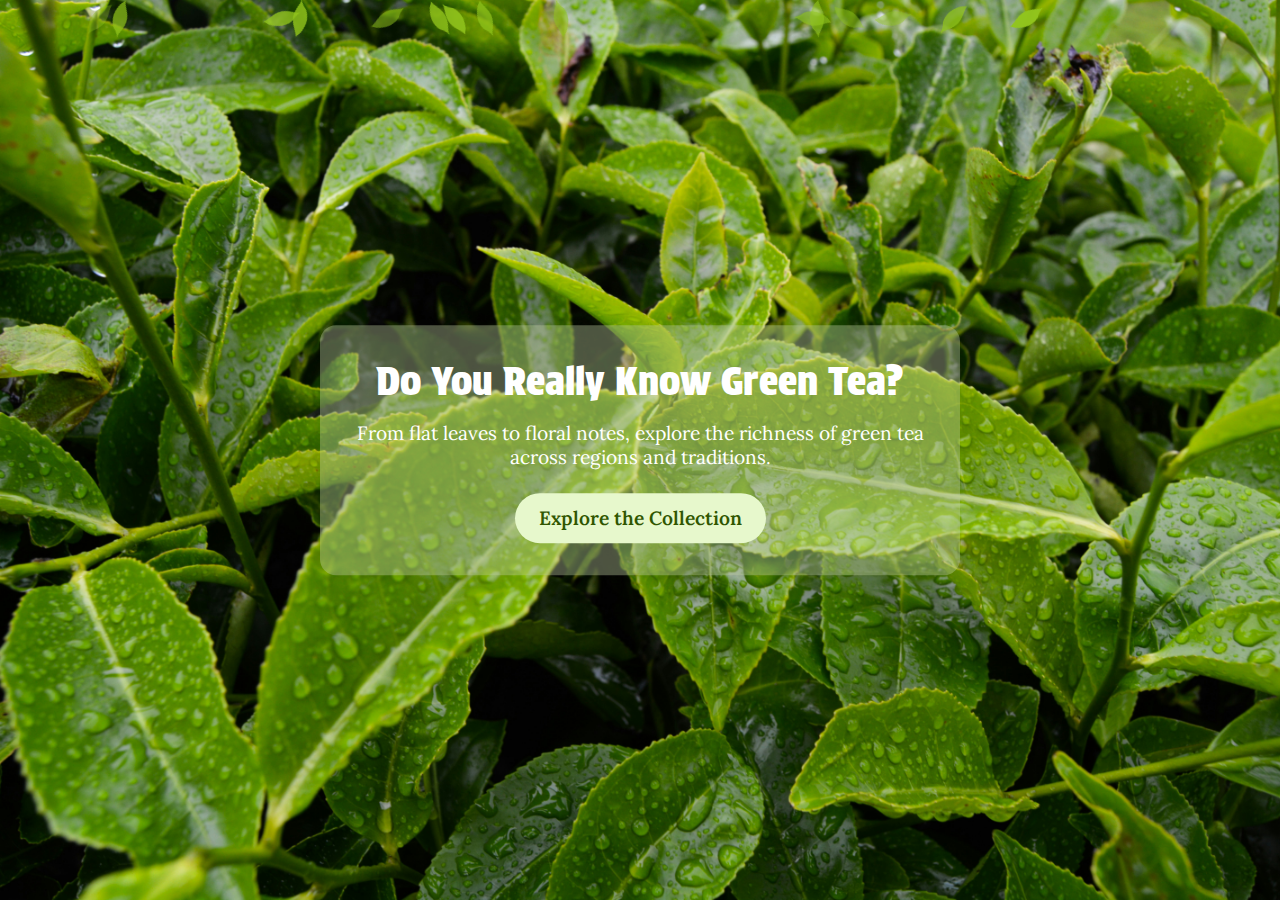
<file: index.html>
<!DOCTYPE html>
<html lang="en">
<head>
	<meta charset="utf-8">
	<meta content="initial-scale=1.0,width=device-width" name="viewport">

	<title>Green Tea</title>

	<link href="https://fonts.googleapis.com/css2?family=Protest+Strike&display=swap" rel="stylesheet">
    <link href="https://fonts.googleapis.com/css2?family=Lora:wght@400;600&display=swap" rel="stylesheet">
	<link href="https://fonts.googleapis.com/css2?family=Open+Sans:wght@400;600;700&display=swap" rel="stylesheet">


	<link href="css/reset.css" rel="stylesheet" type="text/css">
	<link href="css/styles_home.css" rel="stylesheet" type="text/css">
	
	<script src="js/scripts.js"></script>

	<link rel="icon" type="image/png" href="/favicon/favicon-96x96.png" sizes="96x96" />
    <link rel="icon" type="image/svg+xml" href="/favicon/favicon.svg" />
    <link rel="shortcut icon" href="/favicon/favicon.ico" />
    <link rel="apple-touch-icon" sizes="180x180" href="/favicon/apple-touch-icon.png" />
    <link rel="manifest" href="/favicon/site.webmanifest" />
</head>


<body>

	<div class="tea-slider-wrapper">
		<div class="leaves-container"></div>

		<div class="tea-overlay-content">
			<h1 class="tea-main-title">Do You Really Know Green Tea?</h1>
			<p class="tea-subtitle">From flat leaves to floral notes, explore the richness of green tea across regions and traditions.</p>
			<a href="landing.html" class="tea-btn">Explore the Collection</a>
		</div>

		<div class="tea-slider">
		  <img src="images/b1.jpg" alt="Tea 1" />
		  <img src="images/b2.jpg" alt="Tea 2" />
		  <img src="images/b3.jpg" alt="Tea 3" />
		  <img src="images/b4.jpg" alt="Tea 4" />
		  <img src="images/b5.jpg" alt="Tea 5" />
		  <img src="images/b6.jpg" alt="Tea 6" />
		  <img src="images/b7.jpg" alt="Tea 7" />
		  <img src="images/b8.jpg" alt="Tea 8" />
		  <img src="images/b9.jpg" alt="Tea 9" />
		  <img src="images/b10.png" alt="Tea 10" />
		  <img src="images/b11.png" alt="Tea 11" />

		  <img src="images/b1.jpg" alt="Tea 1 Duplicate" />
		  <img src="images/b2.jpg" alt="Tea 2 Duplicate" />
		  <img src="images/b3.jpg" alt="Tea 3 Duplicate" />
		  <img src="images/b4.jpg" alt="Tea 4 Duplicate" />
		  <img src="images/b5.jpg" alt="Tea 5 Duplicate" />
		  <img src="images/b6.jpg" alt="Tea 6 Duplicate" />
		  <img src="images/b7.jpg" alt="Tea 7 Duplicate" />
		  <img src="images/b8.jpg" alt="Tea 8 Duplicate" />
		  <img src="images/b9.jpg" alt="Tea 9 Duplicate" />
		  <img src="images/b10.png" alt="Tea 10 Duplicate" />
		  <img src="images/b11.png" alt="Tea 11 Duplicate" />
		</div>
	  
		
	</div>
	<script>
	document.addEventListener('DOMContentLoaded', () => {
		const container = document.querySelector('.leaves-container');
	
		function createLeaf() {
		  const leaf = document.createElement('img');
		  leaf.src = 'images/leaffall.png';
		  leaf.classList.add('falling-leaf');
		  leaf.style.left = Math.random() * 100 + 'vw';
		  leaf.style.animationDuration = (6 + Math.random() * 4) + 's';
		  leaf.style.opacity = Math.random();
		  leaf.style.transform = `rotate(${Math.random() * 360}deg)`;
		  container.appendChild(leaf);
	
		  setTimeout(() => leaf.remove(), 10000);
		}
	
		for (let i = 0; i < 15; i++) {
		  createLeaf();
		}
	
		setInterval(createLeaf, 1500);
	  });
	</script>
	  
</body>
</html>
</file>
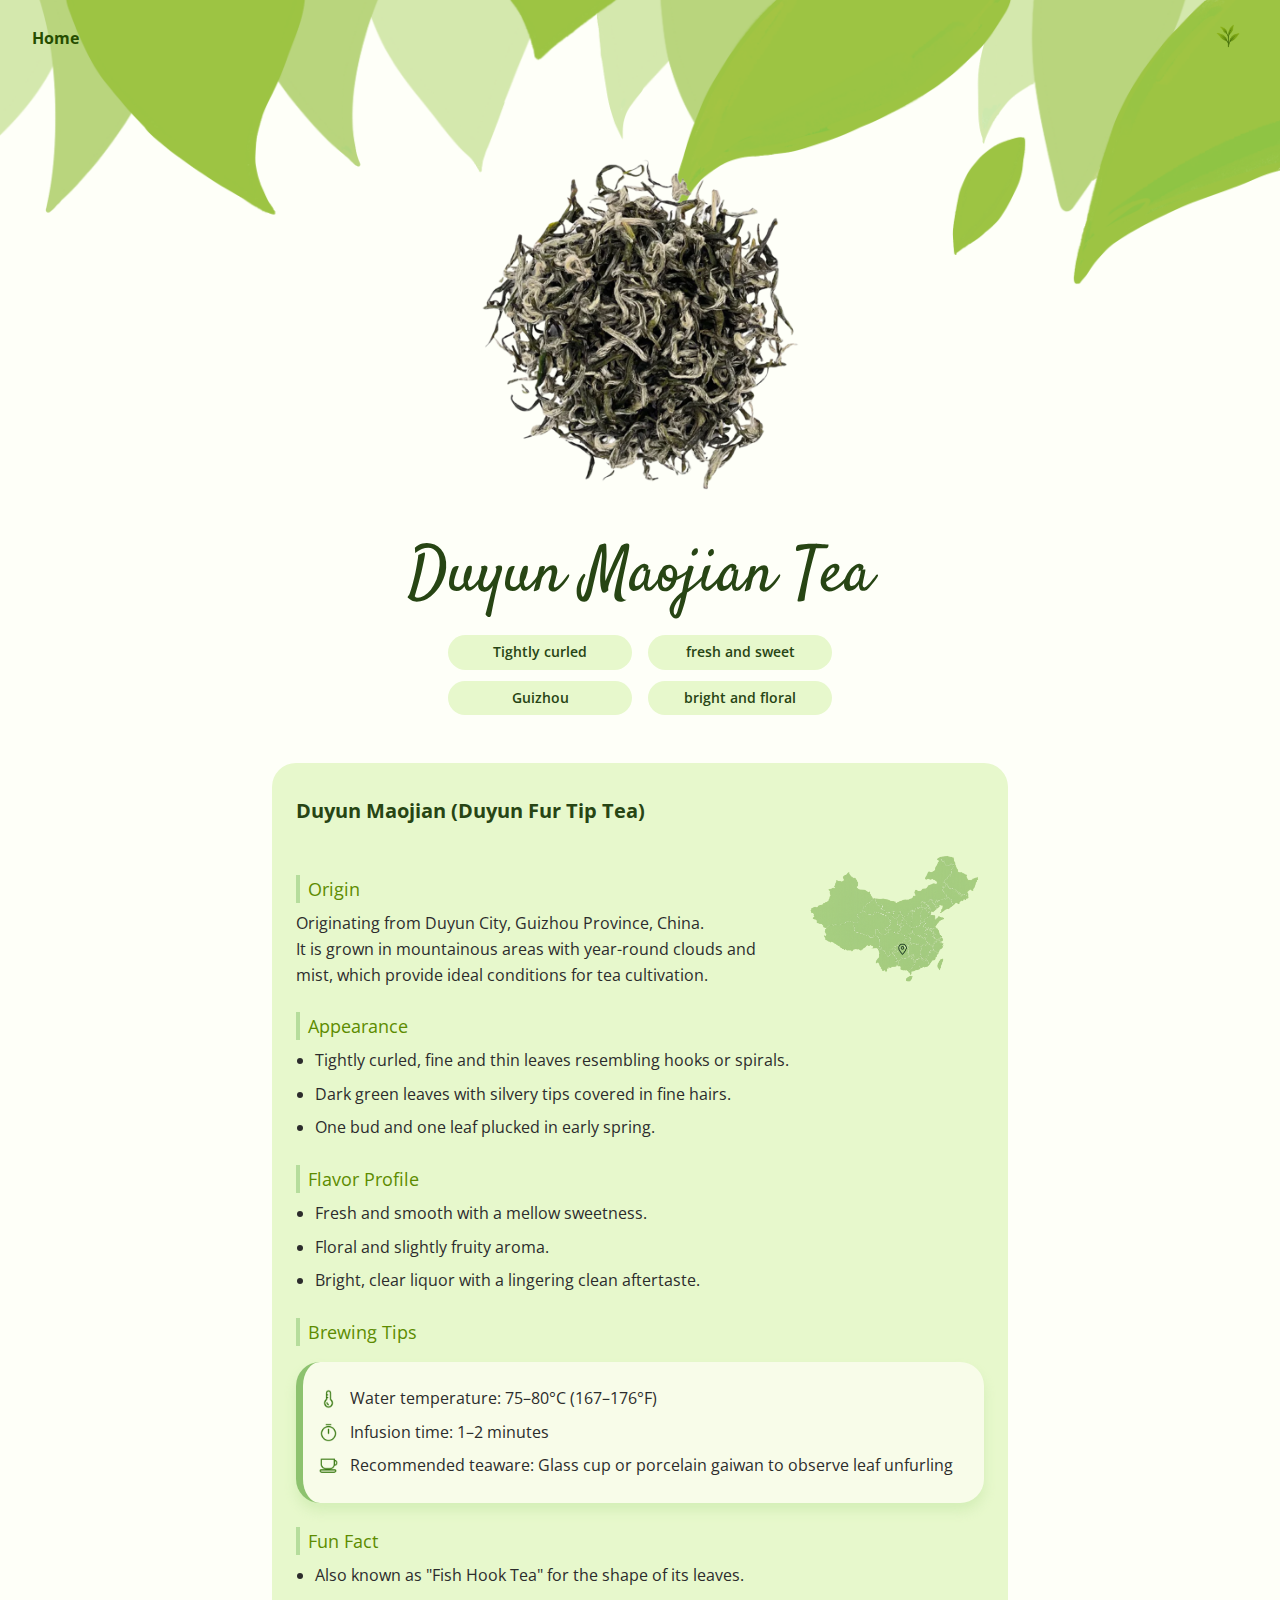
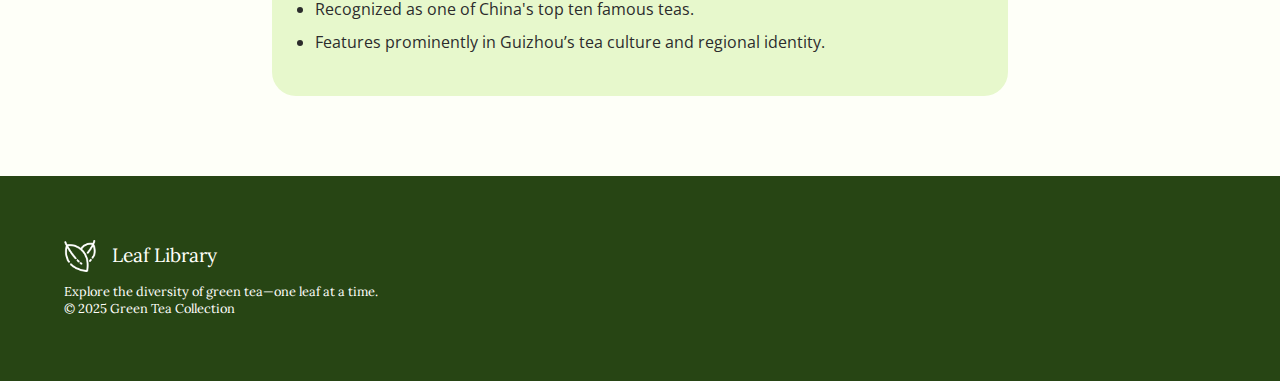
<file: duyunmaojian.html>
<!DOCTYPE html>
<html lang="en">
<head>
	<meta charset="utf-8">
	<meta content="initial-scale=1.0,width=device-width" name="viewport">
	<title>Duyun Maojian Tea</title>

  <link href="https://fonts.googleapis.com/css2?family=Protest+Strike&display=swap" rel="stylesheet">
  <link href="https://fonts.googleapis.com/css2?family=Lora:wght@400;600&display=swap" rel="stylesheet">
	<link href="https://fonts.googleapis.com/css2?family=Open+Sans:wght@400;600;700&display=swap" rel="stylesheet">
  <link href="https://fonts.googleapis.com/css2?family=Satisfy&display=swap" rel="stylesheet">

	<link href="css/reset.css" rel="stylesheet" type="text/css">
	<link href="css/styles_detail.css" rel="stylesheet" type="text/css">
	<script src="js/scripts.js"></script>
  
</head>
<body>
  <div class="leaves-container"></div>

  <header class="site-header">
    <div class="header-top">
      <a href="landing.html" class="home-link">Home</a>
      <button class="mode-btn js-mode" aria-label="Toggle theme">
        <img id="theme-icon" src="images/light.png" alt="Toggle theme icon" />
      </button>
    </div>
  </header>

  <main class="tea-detail-content">
    <section class="tea-hero">
      <img src="images/Duyun Maojian.png" alt="Duyun Maojian" class="tea-hero-img" />
      <div class="tea-info">
        <h1 class="tea-name">Duyun Maojian Tea</h1>
        <div class="tea-tags">
          <span class="tag">Tightly curled</span>
          <span class="tag">fresh and sweet</span>
          <span class="tag">Guizhou</span>
          <span class="tag">bright and floral</span>
        </div>
      </div>
    </section>

    <section class="info-block">
      <h2>Duyun Maojian (Duyun Fur Tip Tea)</h2>

      <section class="origin-section">
        <div class="origin-text">
          <h3>Origin</h3>
          <p>
            Originating from Duyun City, Guizhou Province, China.<br />
            It is grown in mountainous areas with year-round clouds and mist, which provide ideal conditions for tea cultivation.
          </p>
        </div>
        <img src="images/guizhou.png" alt="Guizhou Map" class="origin-image" />
      </section>

      <h3>Appearance</h3>
      <ul>
        <li>Tightly curled, fine and thin leaves resembling hooks or spirals.</li>
        <li>Dark green leaves with silvery tips covered in fine hairs.</li>
        <li>One bud and one leaf plucked in early spring.</li>
      </ul>

      <h3>Flavor Profile</h3>
      <ul>
        <li>Fresh and smooth with a mellow sweetness.</li>
        <li>Floral and slightly fruity aroma.</li>
        <li>Bright, clear liquor with a lingering clean aftertaste.</li>
      </ul>

      <h3>Brewing Tips</h3>
      <div class="brewing-card">
        <ul class="brewing-list">
          <li>
            <img src="images/temperature.png" alt="Temperature icon" class="tip-icon" />
            Water temperature: 75–80°C (167–176°F)
          </li>
          <li>
            <img src="images/time.png" alt="Time icon" class="tip-icon" />
            Infusion time: 1–2 minutes
          </li>
          <li>
            <img src="images/vessel.png" alt="Teaware icon" class="tip-icon" />
            Recommended teaware: Glass cup or porcelain gaiwan to observe leaf unfurling
          </li>
        </ul>
      </div>

      <h3>Fun Fact</h3>
      <ul>
        <li>Also known as "Fish Hook Tea" for the shape of its leaves.</li>
        <li>Recognized as one of China's top ten famous teas.</li>
        <li>Features prominently in Guizhou’s tea culture and regional identity.</li>
      </ul>
    </section>
  </main>

  <footer class="site-footer">
    <div class="footer-header">
      <img src="images/leaffooter.png" alt="Leaf Footer Decoration" class="leaf-footer-img" />
      <h2 class="footer-title">Leaf Library</h2>
    </div>
    <p>Explore the diversity of green tea—one leaf at a time.</p>
    <p>© 2025 Green Tea Collection</p>
  </footer>
</body>

</html>
</file>
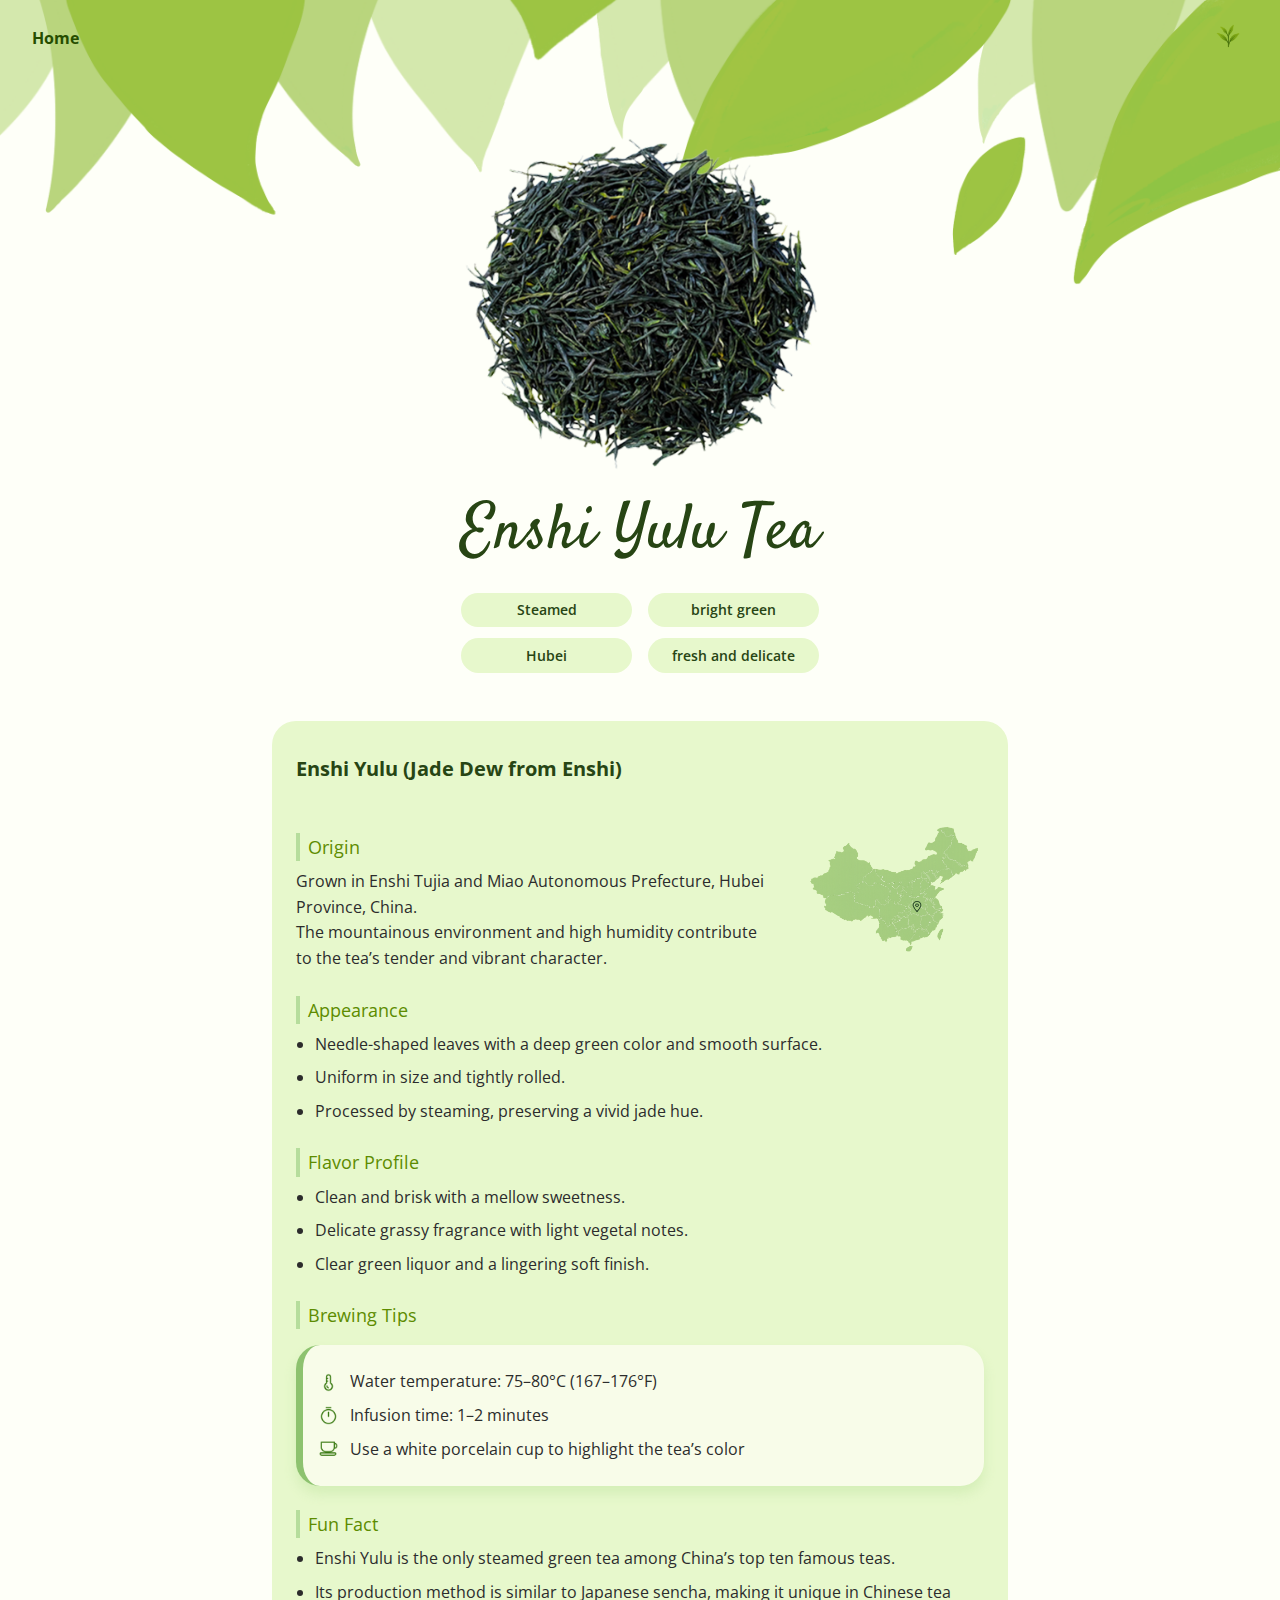
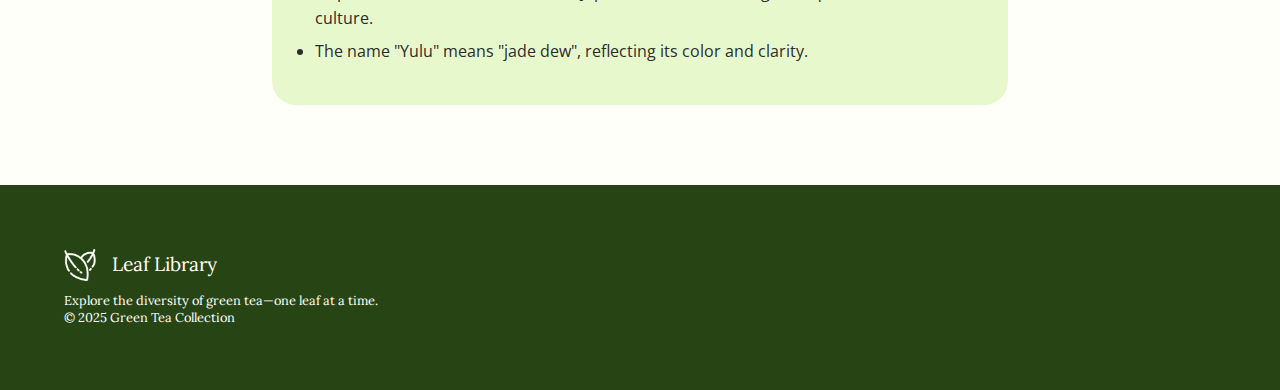
<file: enshiyulu.html>
<!DOCTYPE html>
<html lang="en">
<head>
	<meta charset="utf-8">
	<meta content="initial-scale=1.0,width=device-width" name="viewport">
	<title>Enshi Yulu Tea</title>

  <link href="https://fonts.googleapis.com/css2?family=Protest+Strike&display=swap" rel="stylesheet">
  <link href="https://fonts.googleapis.com/css2?family=Lora:wght@400;600&display=swap" rel="stylesheet">
	<link href="https://fonts.googleapis.com/css2?family=Open+Sans:wght@400;600;700&display=swap" rel="stylesheet">
  <link href="https://fonts.googleapis.com/css2?family=Satisfy&display=swap" rel="stylesheet">

	<link href="css/reset.css" rel="stylesheet" type="text/css">
	<link href="css/styles_detail.css" rel="stylesheet" type="text/css">
	<script src="js/scripts.js"></script>
    <link rel="icon" type="image/png" href="/favicon/favicon-96x96.png" sizes="96x96" />
    <link rel="icon" type="image/svg+xml" href="/favicon/favicon.svg" />
    <link rel="shortcut icon" href="/favicon/favicon.ico" />
    <link rel="apple-touch-icon" sizes="180x180" href="/favicon/apple-touch-icon.png" />
    <link rel="manifest" href="/favicon/site.webmanifest" />
</head>
<body>
  <div class="leaves-container"></div>

  <header class="site-header">
    <div class="header-top">
      <a href="landing.html" class="home-link">Home</a>
      <button class="mode-btn js-mode" aria-label="Toggle theme">
        <img id="theme-icon" src="images/light.png" alt="Toggle theme icon" />
      </button>
    </div>
  </header>

  <main class="tea-detail-content">
    <section class="tea-hero">
      <img src="images/Enshi Yulu.png" alt="Enshi Yulu" class="tea-hero-img" />
      <div class="tea-info">
        <h1 class="tea-name">Enshi Yulu Tea</h1>
        <div class="tea-tags">
          <span class="tag">Steamed</span>
          <span class="tag">bright green</span>
          <span class="tag">Hubei</span>
          <span class="tag">fresh and delicate</span>
        </div>
      </div>
    </section>

    <section class="info-block">
      <h2>Enshi Yulu (Jade Dew from Enshi)</h2>

      <section class="origin-section">
        <div class="origin-text">
          <h3>Origin</h3>
          <p>
            Grown in Enshi Tujia and Miao Autonomous Prefecture, Hubei Province, China.<br />
            The mountainous environment and high humidity contribute to the tea’s tender and vibrant character.
          </p>
        </div>
        <img src="images/hubei.png" alt="Hubei Map" class="origin-image" />
      </section>

      <h3>Appearance</h3>
      <ul>
        <li>Needle-shaped leaves with a deep green color and smooth surface.</li>
        <li>Uniform in size and tightly rolled.</li>
        <li>Processed by steaming, preserving a vivid jade hue.</li>
      </ul>

      <h3>Flavor Profile</h3>
      <ul>
        <li>Clean and brisk with a mellow sweetness.</li>
        <li>Delicate grassy fragrance with light vegetal notes.</li>
        <li>Clear green liquor and a lingering soft finish.</li>
      </ul>

      <h3>Brewing Tips</h3>
      <div class="brewing-card">
        <ul class="brewing-list">
          <li>
            <img src="images/temperature.png" alt="Temperature icon" class="tip-icon" />
            Water temperature: 75–80°C (167–176°F)
          </li>
          <li>
            <img src="images/time.png" alt="Time icon" class="tip-icon" />
            Infusion time: 1–2 minutes
          </li>
          <li>
            <img src="images/vessel.png" alt="Teaware icon" class="tip-icon" />
            Use a white porcelain cup to highlight the tea’s color
          </li>
        </ul>
      </div>

      <h3>Fun Fact</h3>
      <ul>
        <li>Enshi Yulu is the only steamed green tea among China’s top ten famous teas.</li>
        <li>Its production method is similar to Japanese sencha, making it unique in Chinese tea culture.</li>
        <li>The name "Yulu" means "jade dew", reflecting its color and clarity.</li>
      </ul>
    </section>
  </main>

  <footer class="site-footer">
    <div class="footer-header">
      <img src="images/leaffooter.png" alt="Leaf Footer Decoration" class="leaf-footer-img" />
      <h2 class="footer-title">Leaf Library</h2>
    </div>
    <p>Explore the diversity of green tea—one leaf at a time.</p>
    <p>© 2025 Green Tea Collection</p>
  </footer>
</body>

</html>
</file>
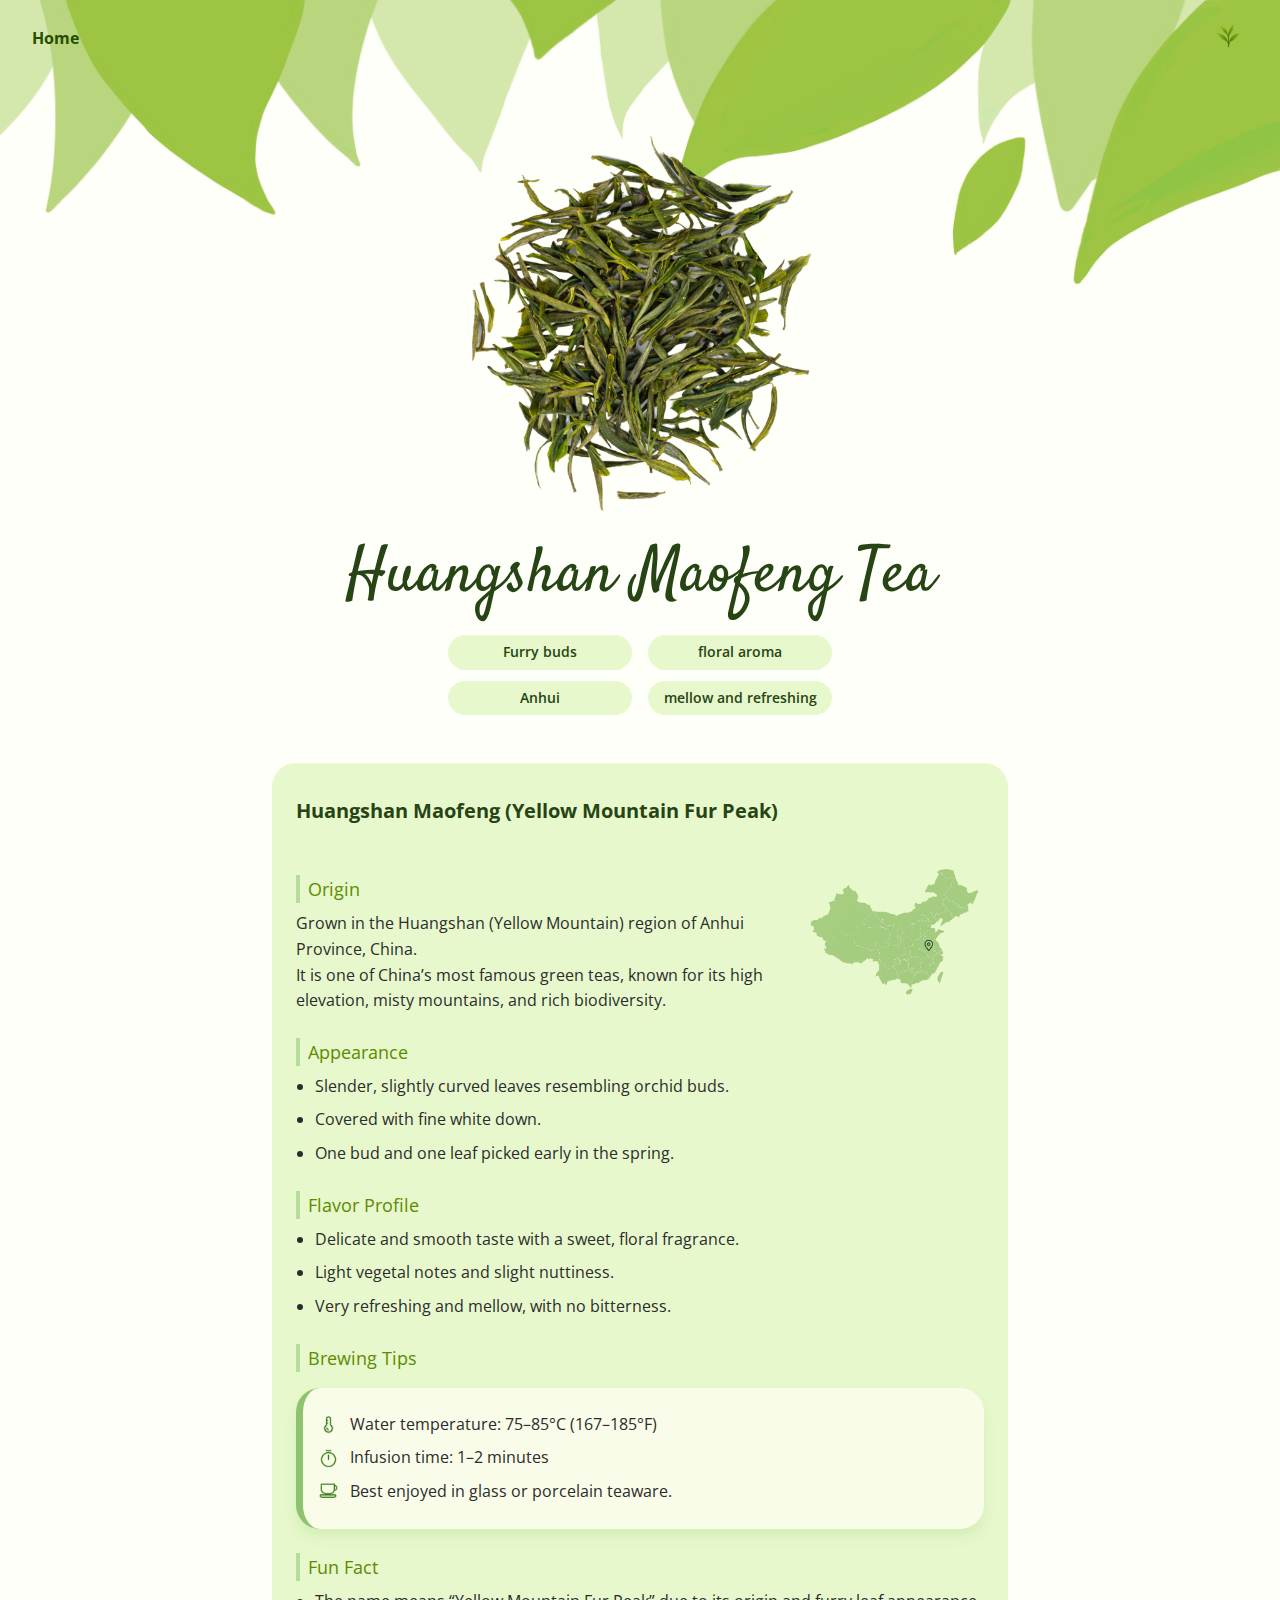
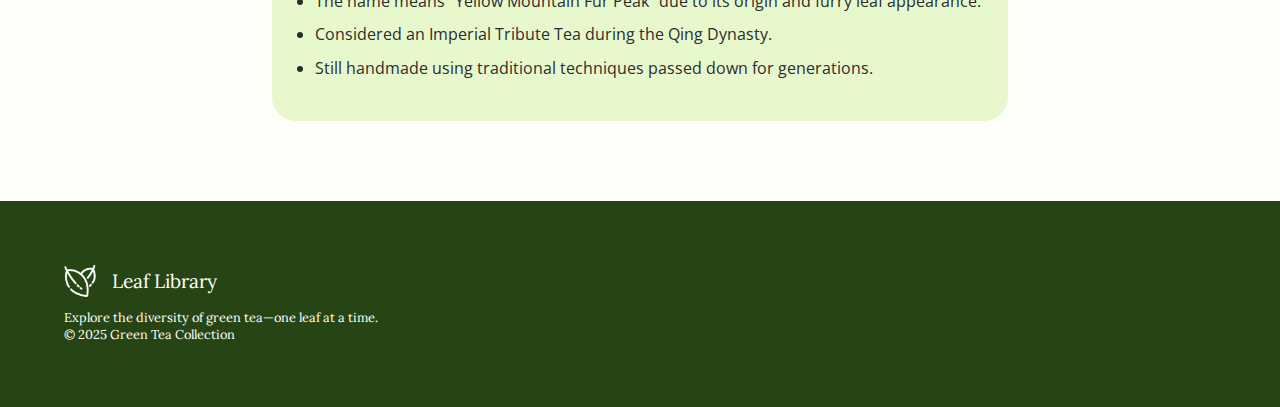
<file: huangshanmaofeng.html>
<!DOCTYPE html>
<html lang="en">
<head>
	<meta charset="utf-8">
	<meta content="initial-scale=1.0,width=device-width" name="viewport">

	<title>huangshanmaofeng
  </title>

	<link href="https://fonts.googleapis.com/css2?family=Protest+Strike&display=swap" rel="stylesheet">
  <link href="https://fonts.googleapis.com/css2?family=Lora:wght@400;600&display=swap" rel="stylesheet">
	<link href="https://fonts.googleapis.com/css2?family=Open+Sans:wght@400;600;700&display=swap" rel="stylesheet">
  <link href="https://fonts.googleapis.com/css2?family=Satisfy&display=swap" rel="stylesheet">



	<link href="css/reset.css" rel="stylesheet" type="text/css">
	<link href="css/styles_detail.css" rel="stylesheet" type="text/css">
	
	<script src="js/scripts.js"></script>
  <link rel="icon" type="image/png" href="/favicon/favicon-96x96.png" sizes="96x96" />
    <link rel="icon" type="image/svg+xml" href="/favicon/favicon.svg" />
    <link rel="shortcut icon" href="/favicon/favicon.ico" />
    <link rel="apple-touch-icon" sizes="180x180" href="/favicon/apple-touch-icon.png" />
    <link rel="manifest" href="/favicon/site.webmanifest" />
</head>

<body>
  <div class="leaves-container"></div>
  <header class="site-header">
    <div class="header-top">
      <a href="landing.html" class="home-link">Home</a>
      <button class="mode-btn js-mode" aria-label="Toggle theme">
        <img id="theme-icon" src="images/light.png" alt="Toggle theme icon" />
      </button>
    </div>
  </header>

  <main class="tea-detail-content">
    <section class="tea-hero">
      <img src="images/Huangshan Maofeng.png" alt="Huangshan Maofeng" class="tea-hero-img" />
      <div class="tea-info">
        <h1 class="tea-name">Huangshan Maofeng Tea</h1>
        <div class="tea-tags">
          <span class="tag">Furry buds</span>
          <span class="tag">floral aroma</span>
          <span class="tag">Anhui</span>
          <span class="tag">mellow and refreshing</span>
        </div>
      </div>
    </section>

    <section class="info-block">
      <h2>Huangshan Maofeng (Yellow Mountain Fur Peak)</h2>

      <section class="origin-section">
        <div class="origin-text">
          <h3>Origin</h3>
          <p>
            Grown in the Huangshan (Yellow Mountain) region of Anhui Province, China. <br />
            It is one of China’s most famous green teas, known for its high elevation, misty mountains, and rich biodiversity.
          </p>
        </div>
        <img src="images/anhui.png" alt="Anhui Map" class="origin-image" />
      </section>

      <h3>Appearance</h3>
      <ul>
        <li>Slender, slightly curved leaves resembling orchid buds.</li>
        <li>Covered with fine white down.</li>
        <li>One bud and one leaf picked early in the spring.</li>
      </ul>

      <h3>Flavor Profile</h3>
      <ul>
        <li>Delicate and smooth taste with a sweet, floral fragrance.</li>
        <li>Light vegetal notes and slight nuttiness.</li>
        <li>Very refreshing and mellow, with no bitterness.</li>
      </ul>

      <h3>Brewing Tips</h3>
      <div class="brewing-card">
        <ul class="brewing-list">
          <li>
            <img src="images/temperature.png" alt="Temperature icon" class="tip-icon" />
            Water temperature: 75–85°C (167–185°F)
          </li>
          <li>
            <img src="images/time.png" alt="Time icon" class="tip-icon" />
            Infusion time: 1–2 minutes
          </li>
          <li>
            <img src="images/vessel.png" alt="Teaware icon" class="tip-icon" />
            Best enjoyed in glass or porcelain teaware.
          </li>
        </ul>
      </div>

      <h3>Fun Fact</h3>
      <ul>
        <li>The name means “Yellow Mountain Fur Peak” due to its origin and furry leaf appearance.</li>
        <li>Considered an Imperial Tribute Tea during the Qing Dynasty.</li>
        <li>Still handmade using traditional techniques passed down for generations.</li>
      </ul>
    </section>
  </main>

  <footer class="site-footer">
    <div class="footer-header">
      <img src="images/leaffooter.png" alt="Leaf Footer Decoration" class="leaf-footer-img" />
      <h2 class="footer-title">Leaf Library</h2>
    </div>
    <p>Explore the diversity of green tea—one leaf at a time.</p>
    <p>© 2025 Green Tea Collection</p>
  </footer>
</body>

</html>
</file>
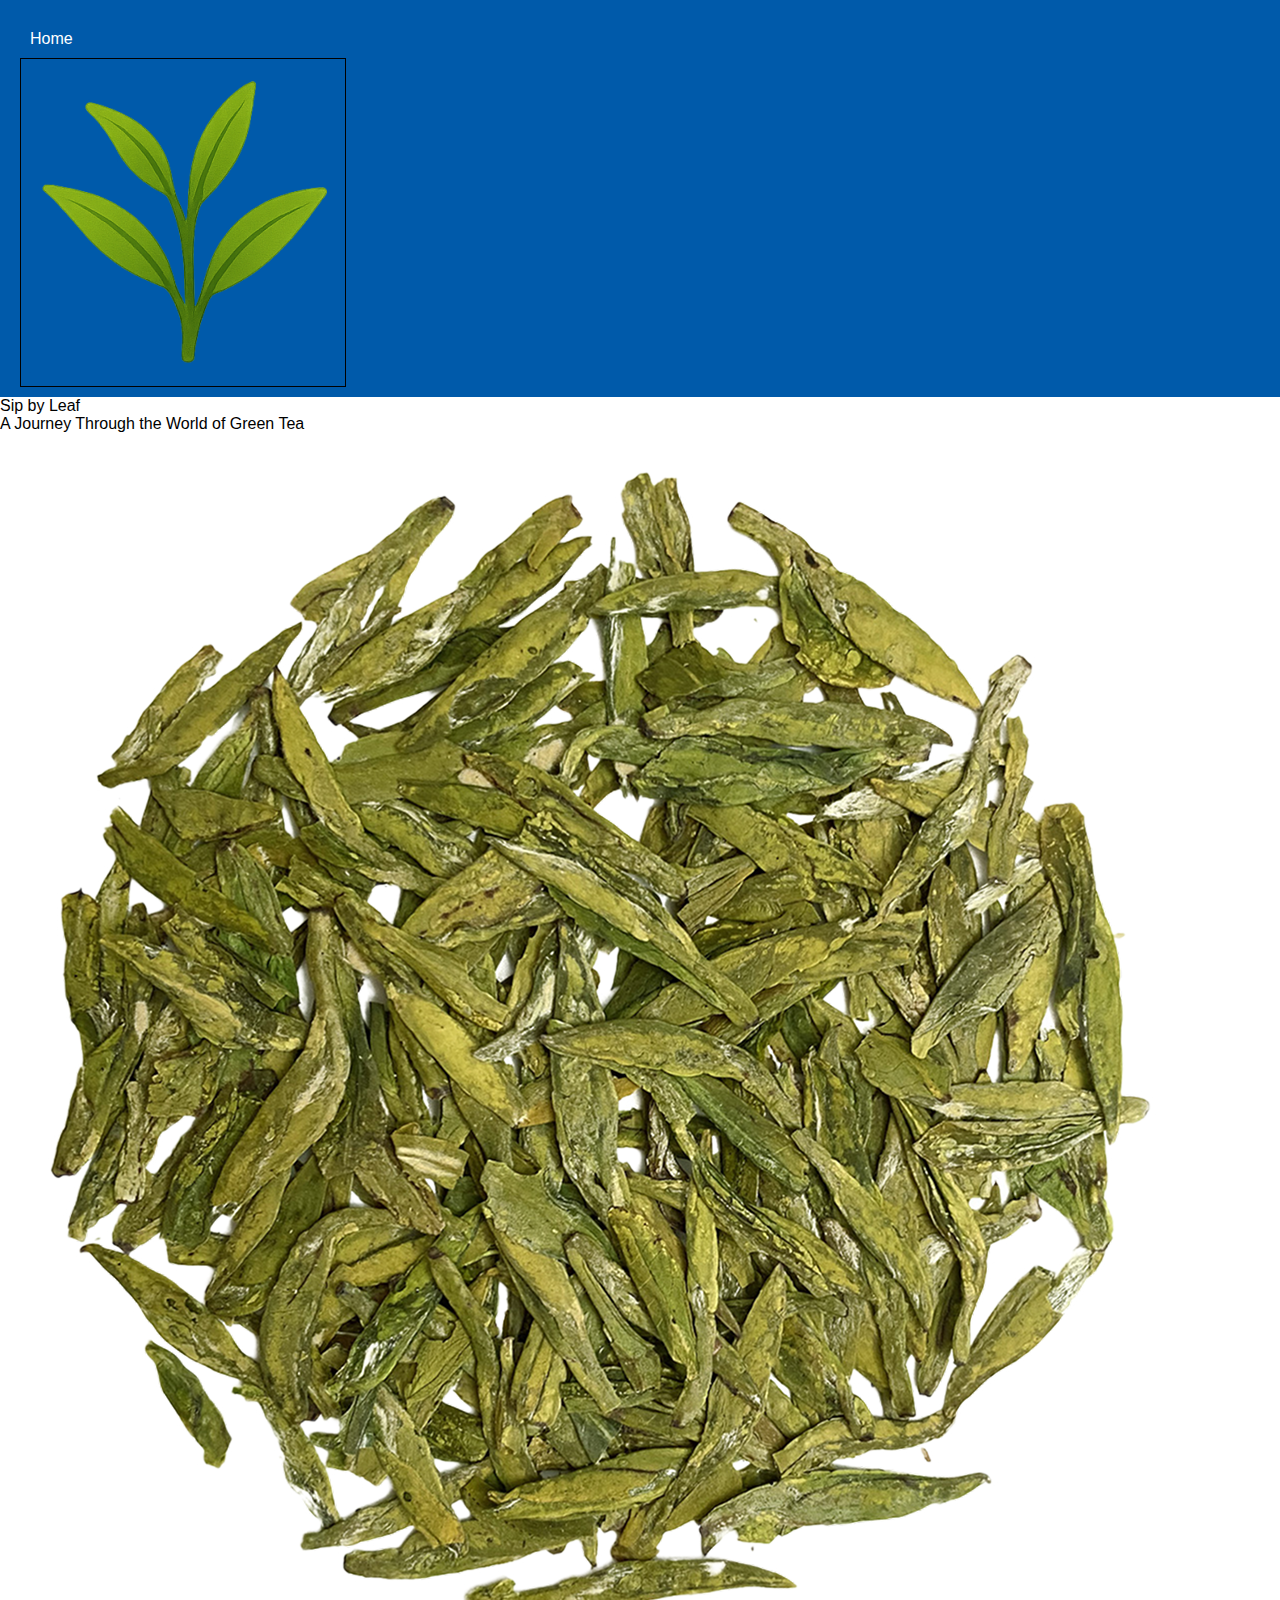
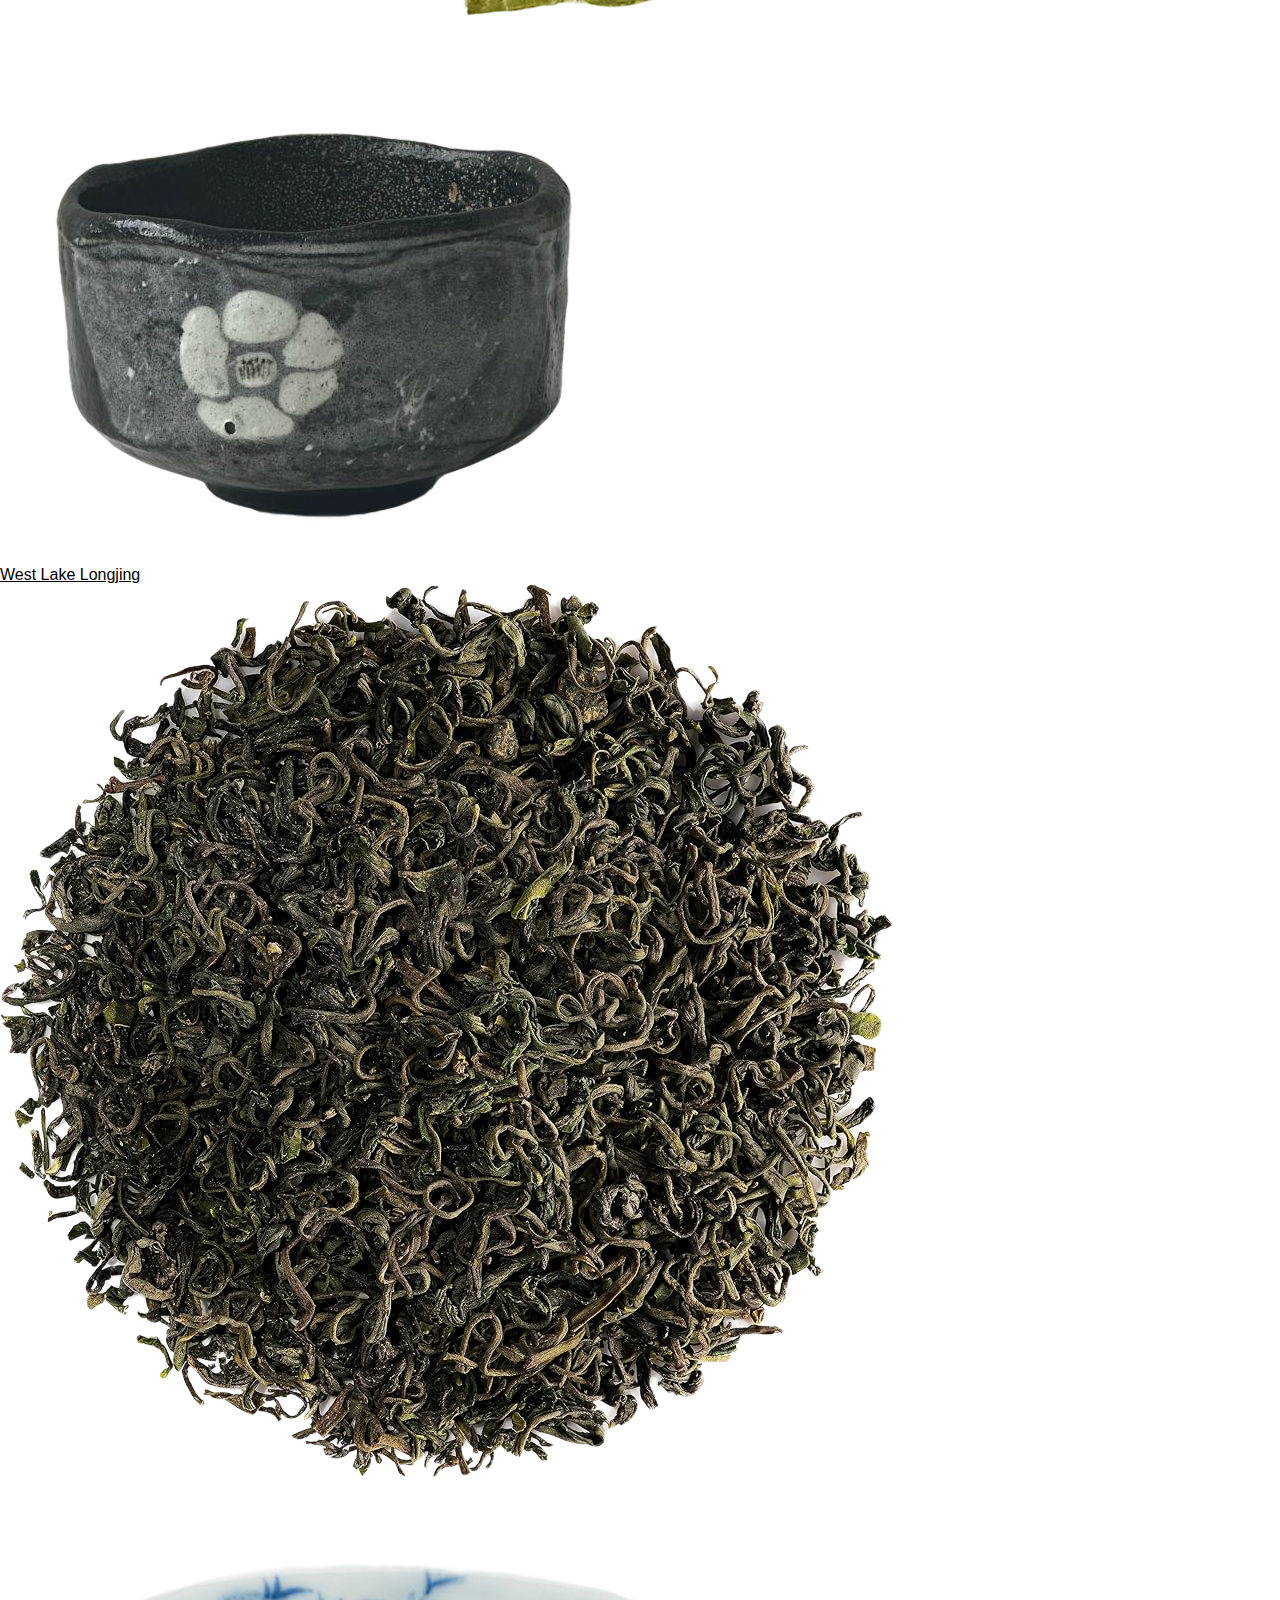
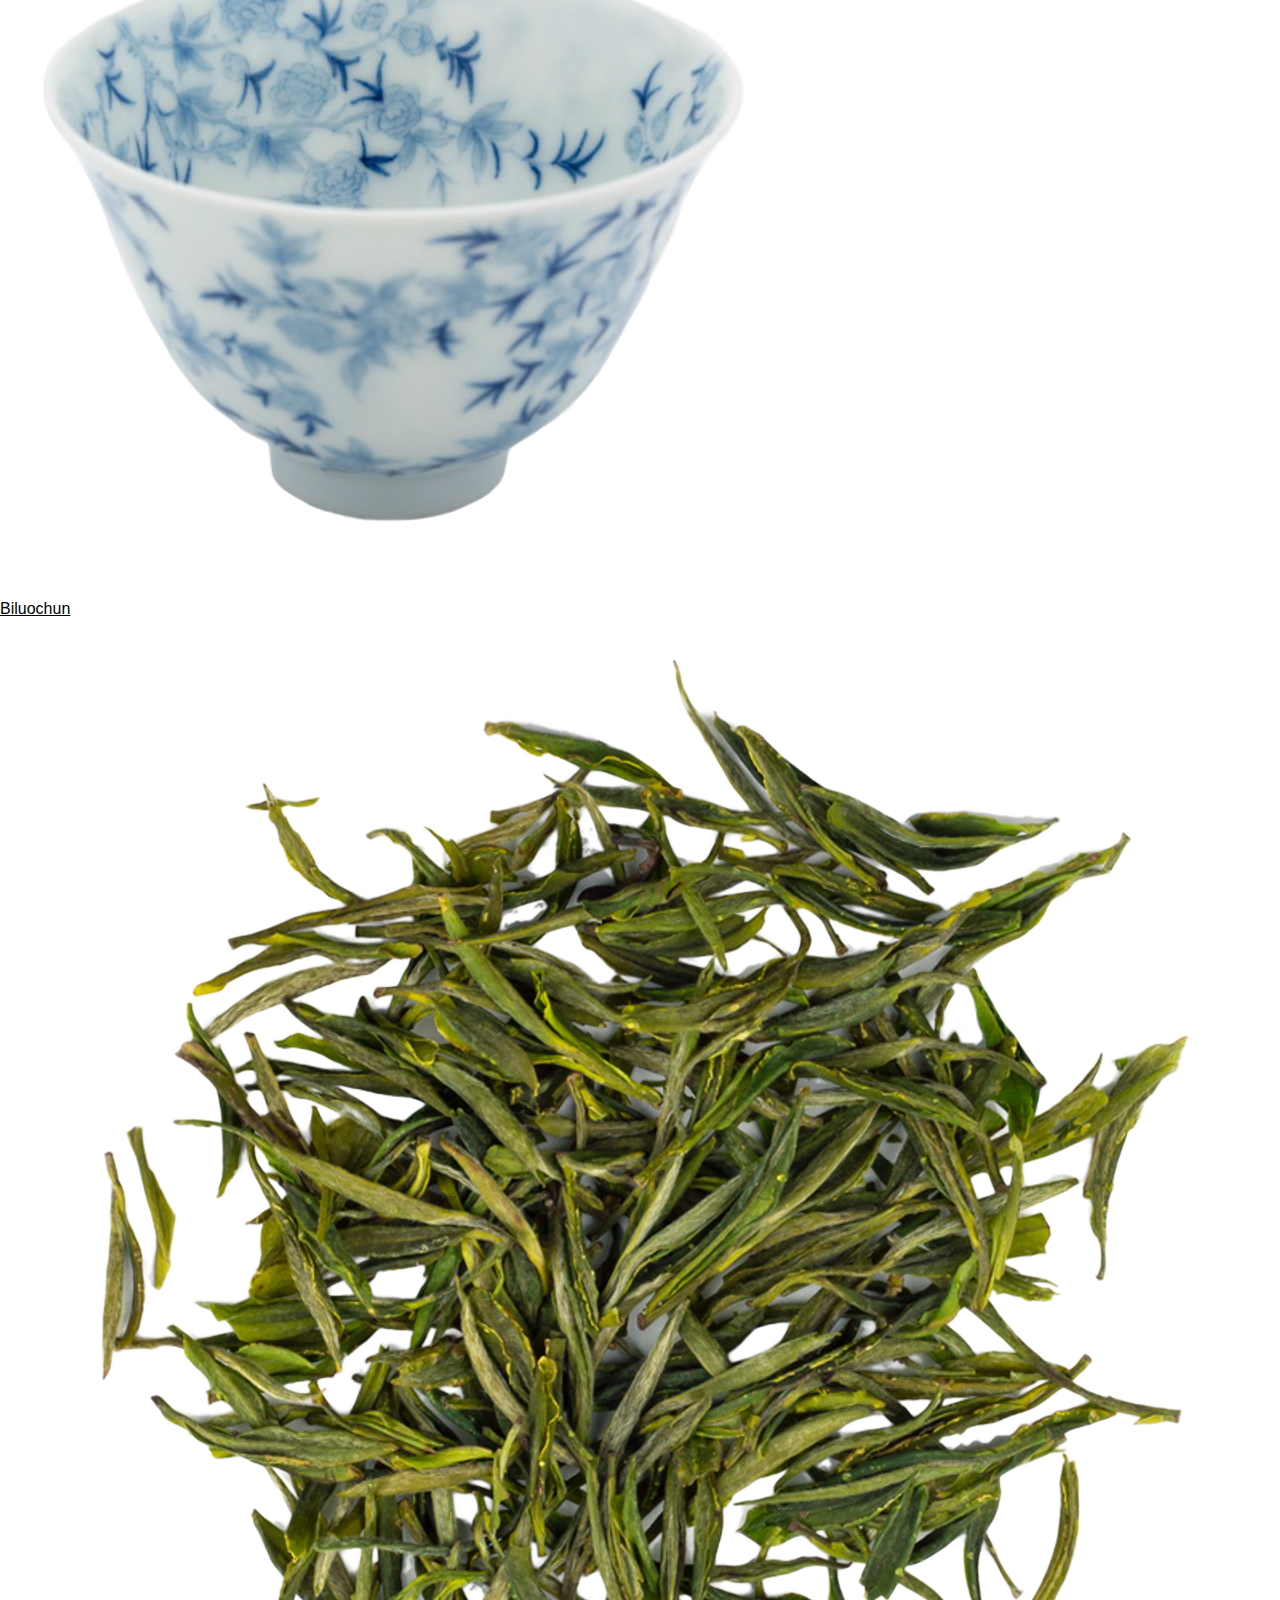
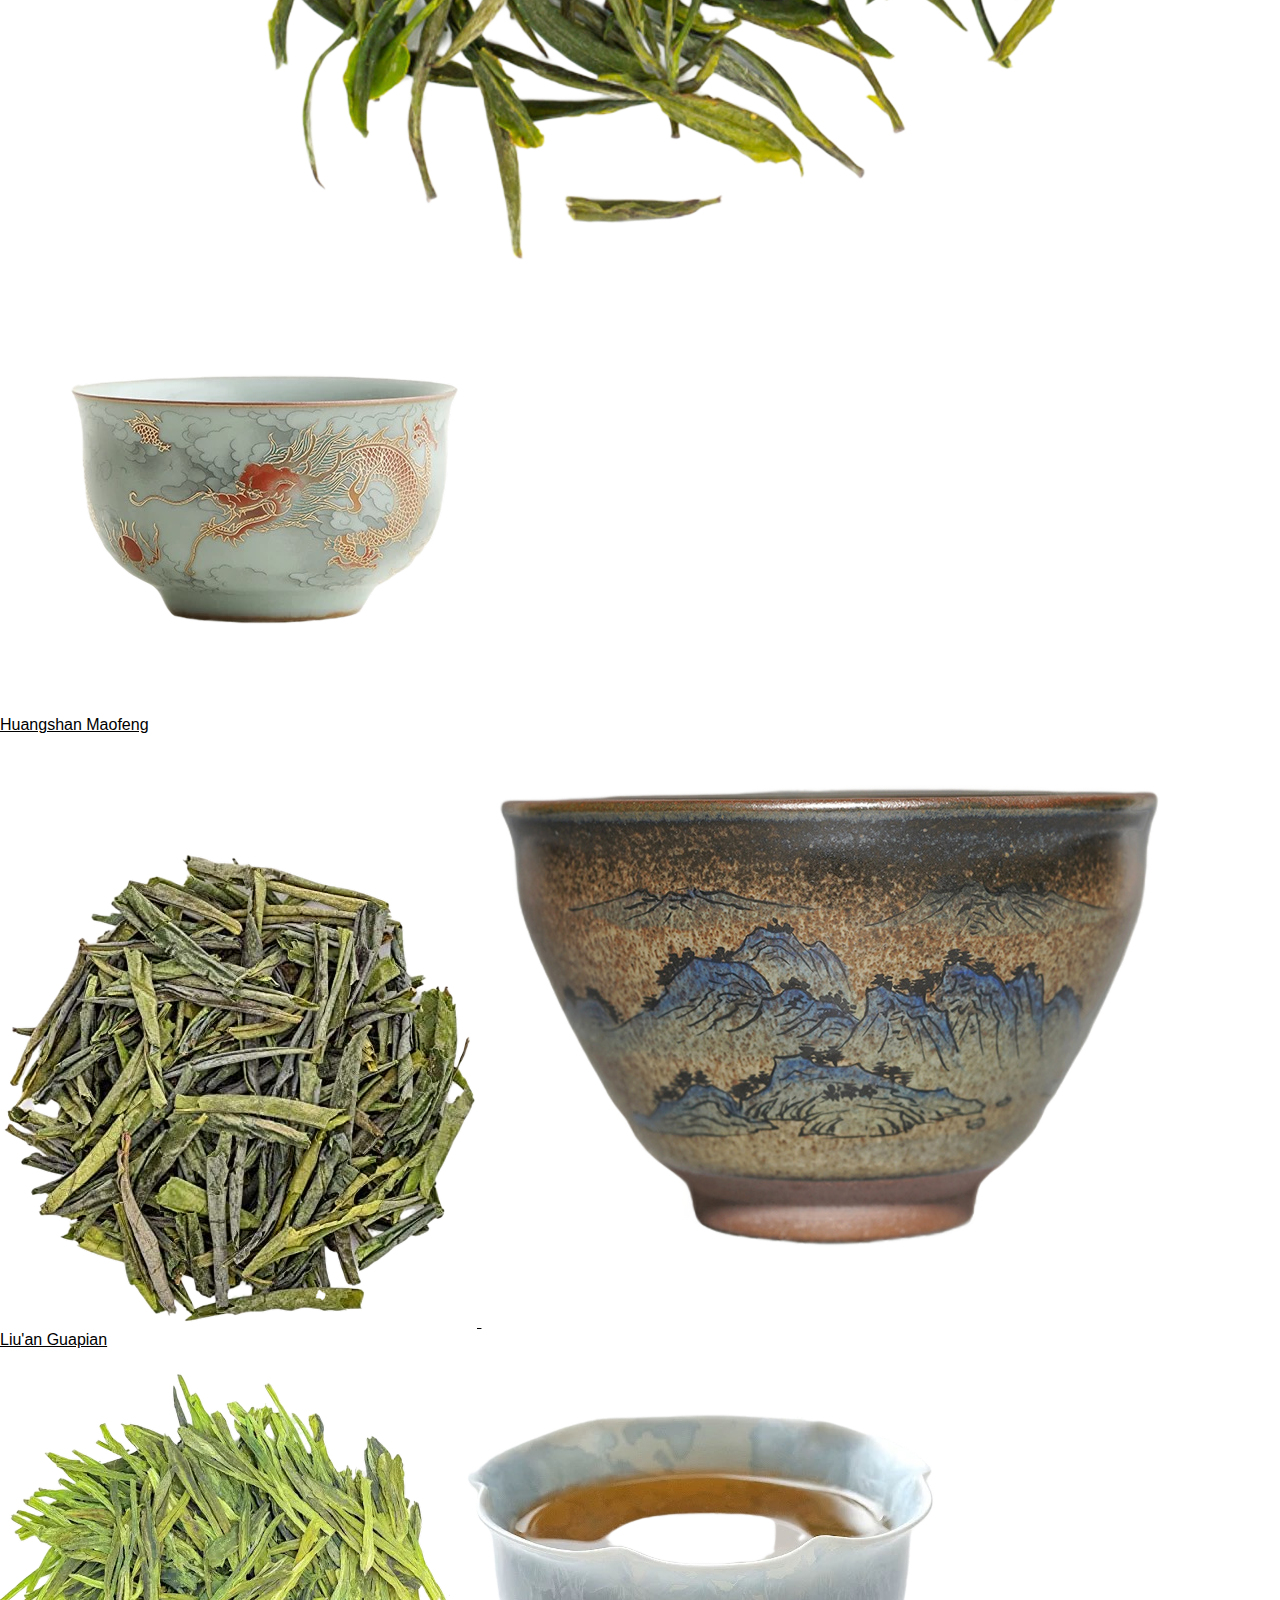
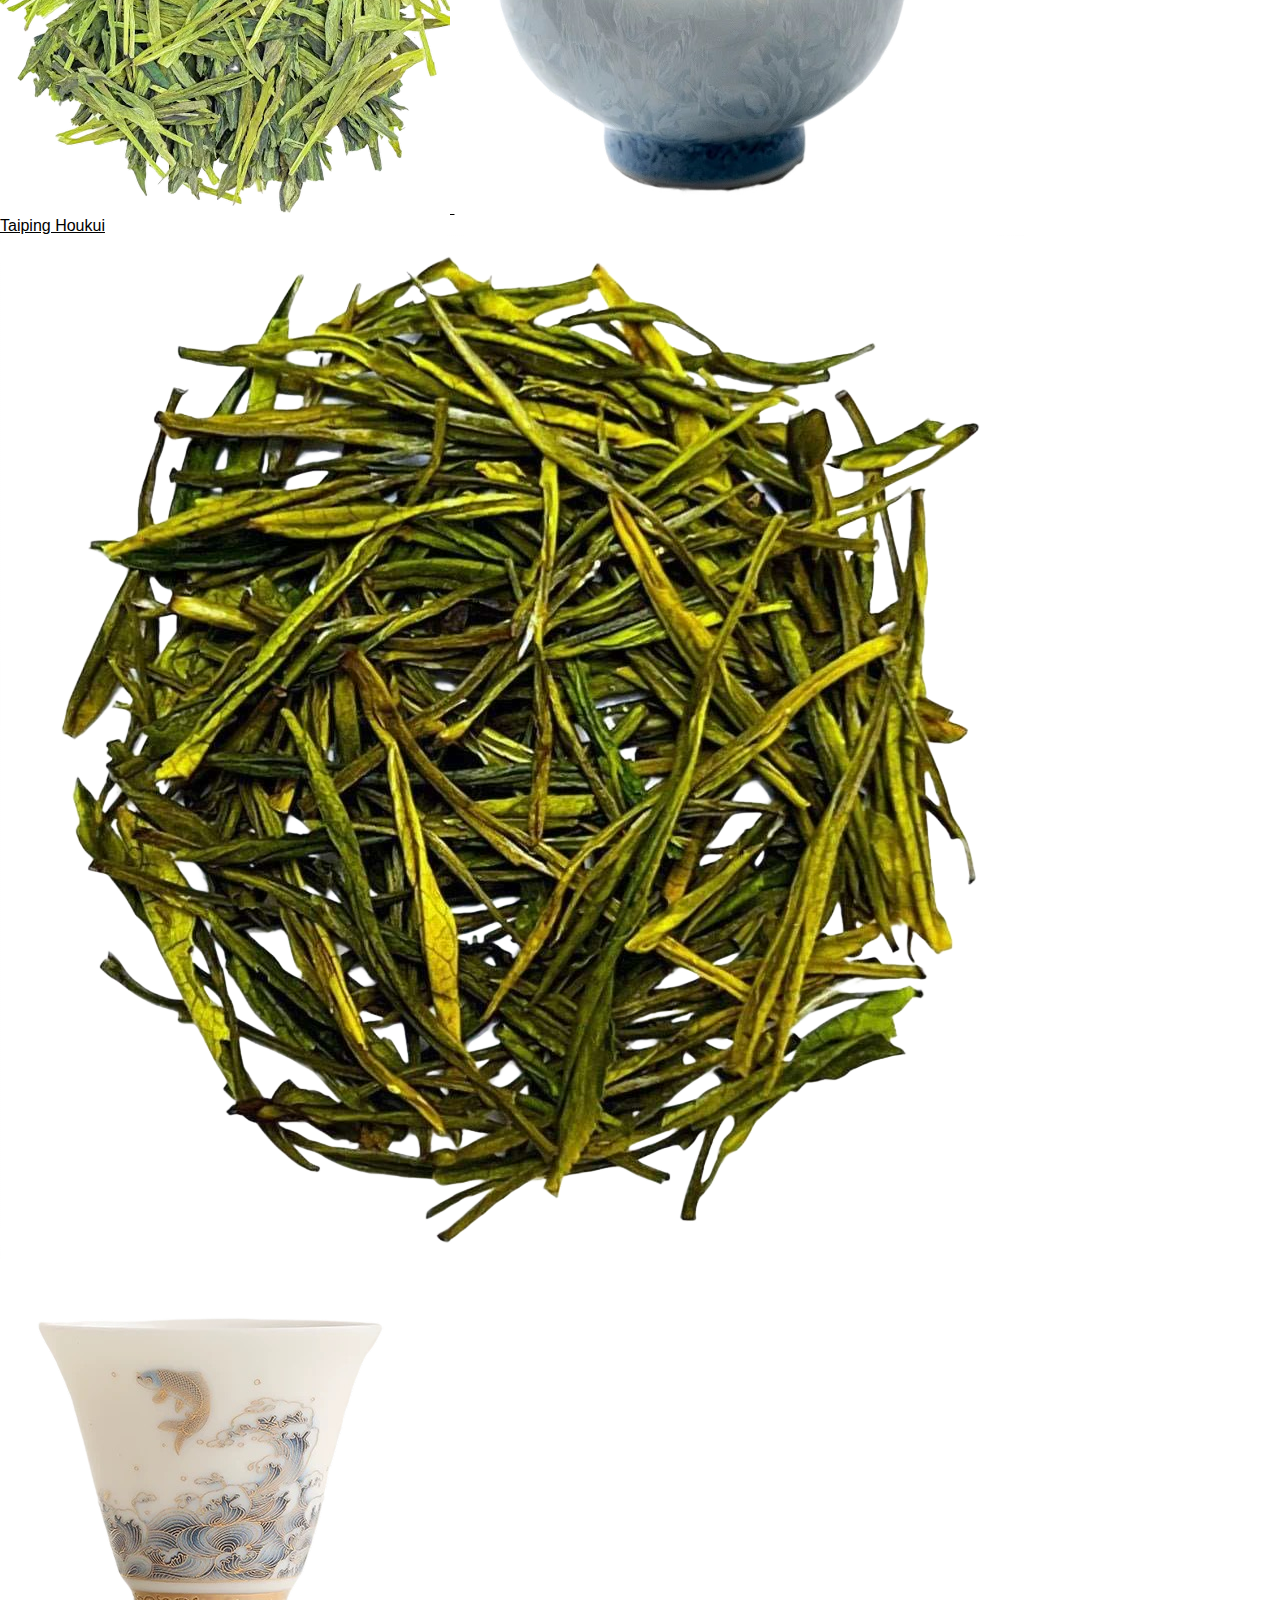
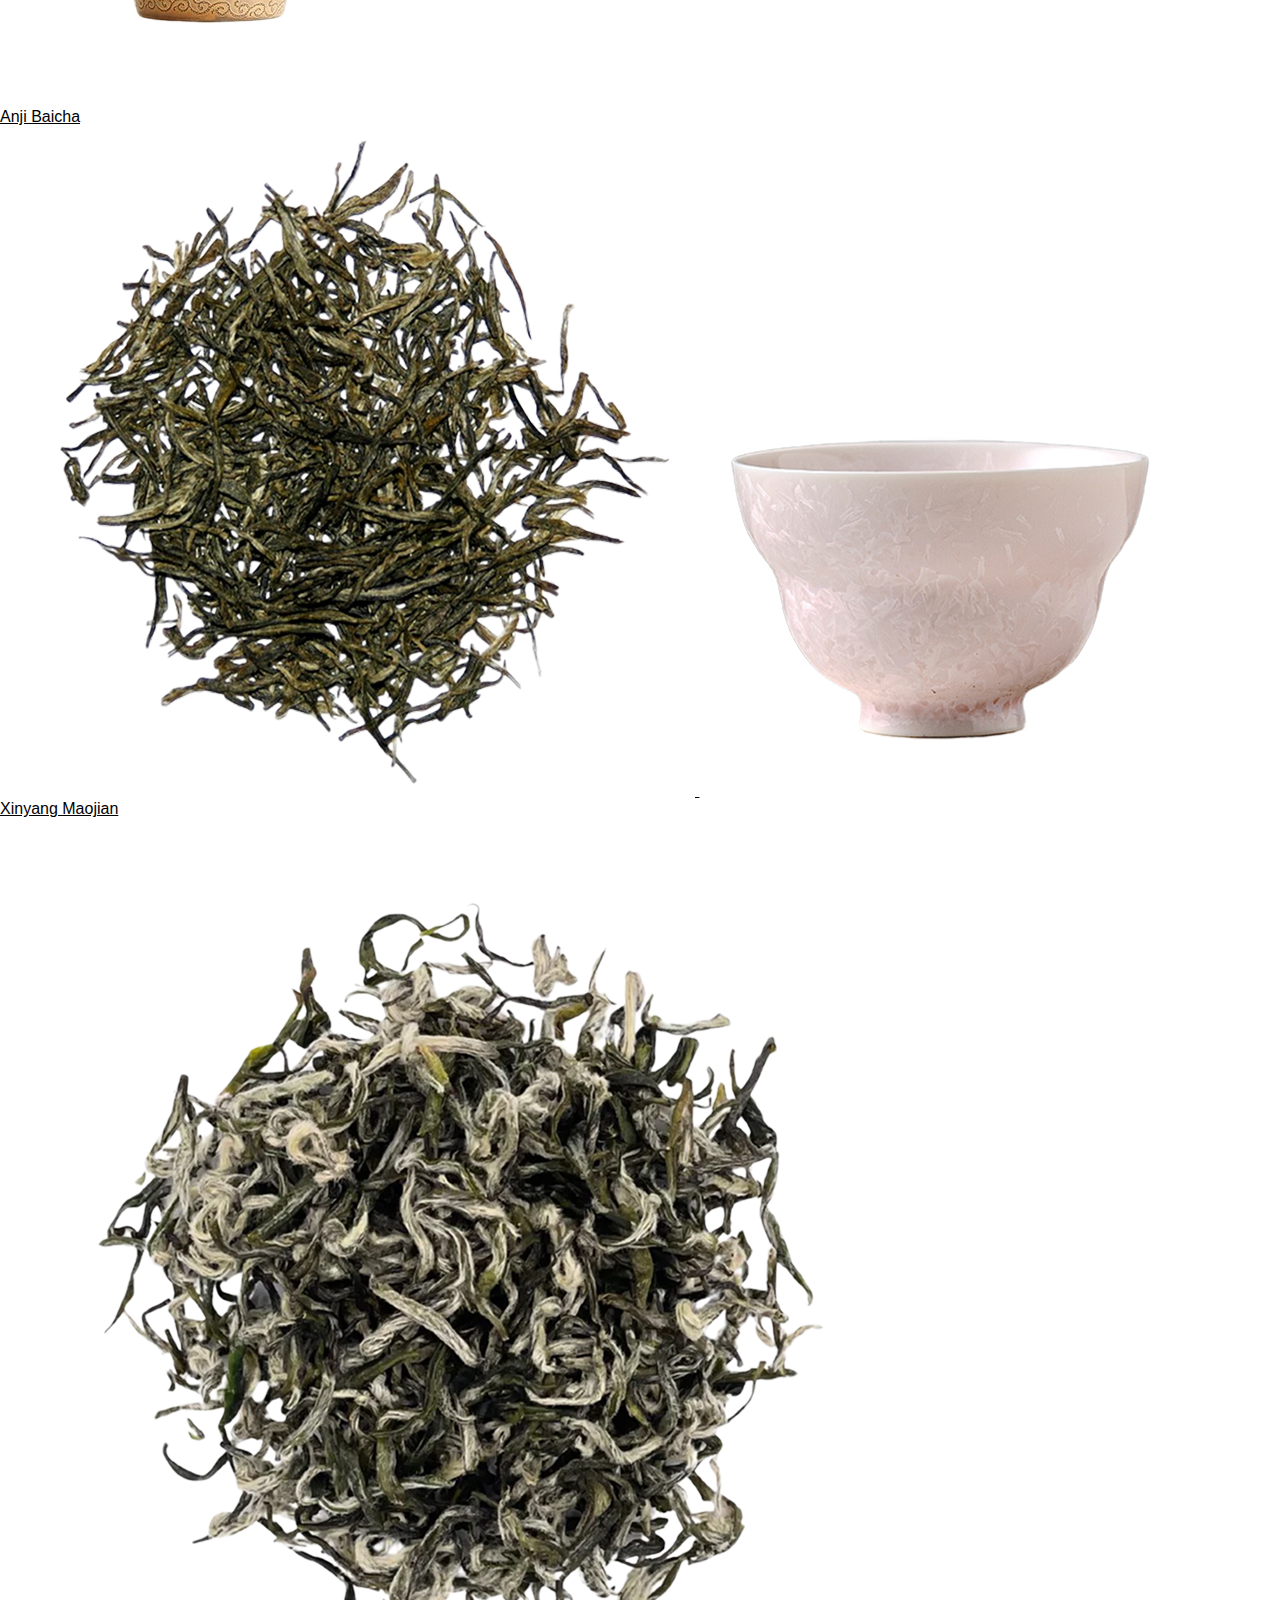
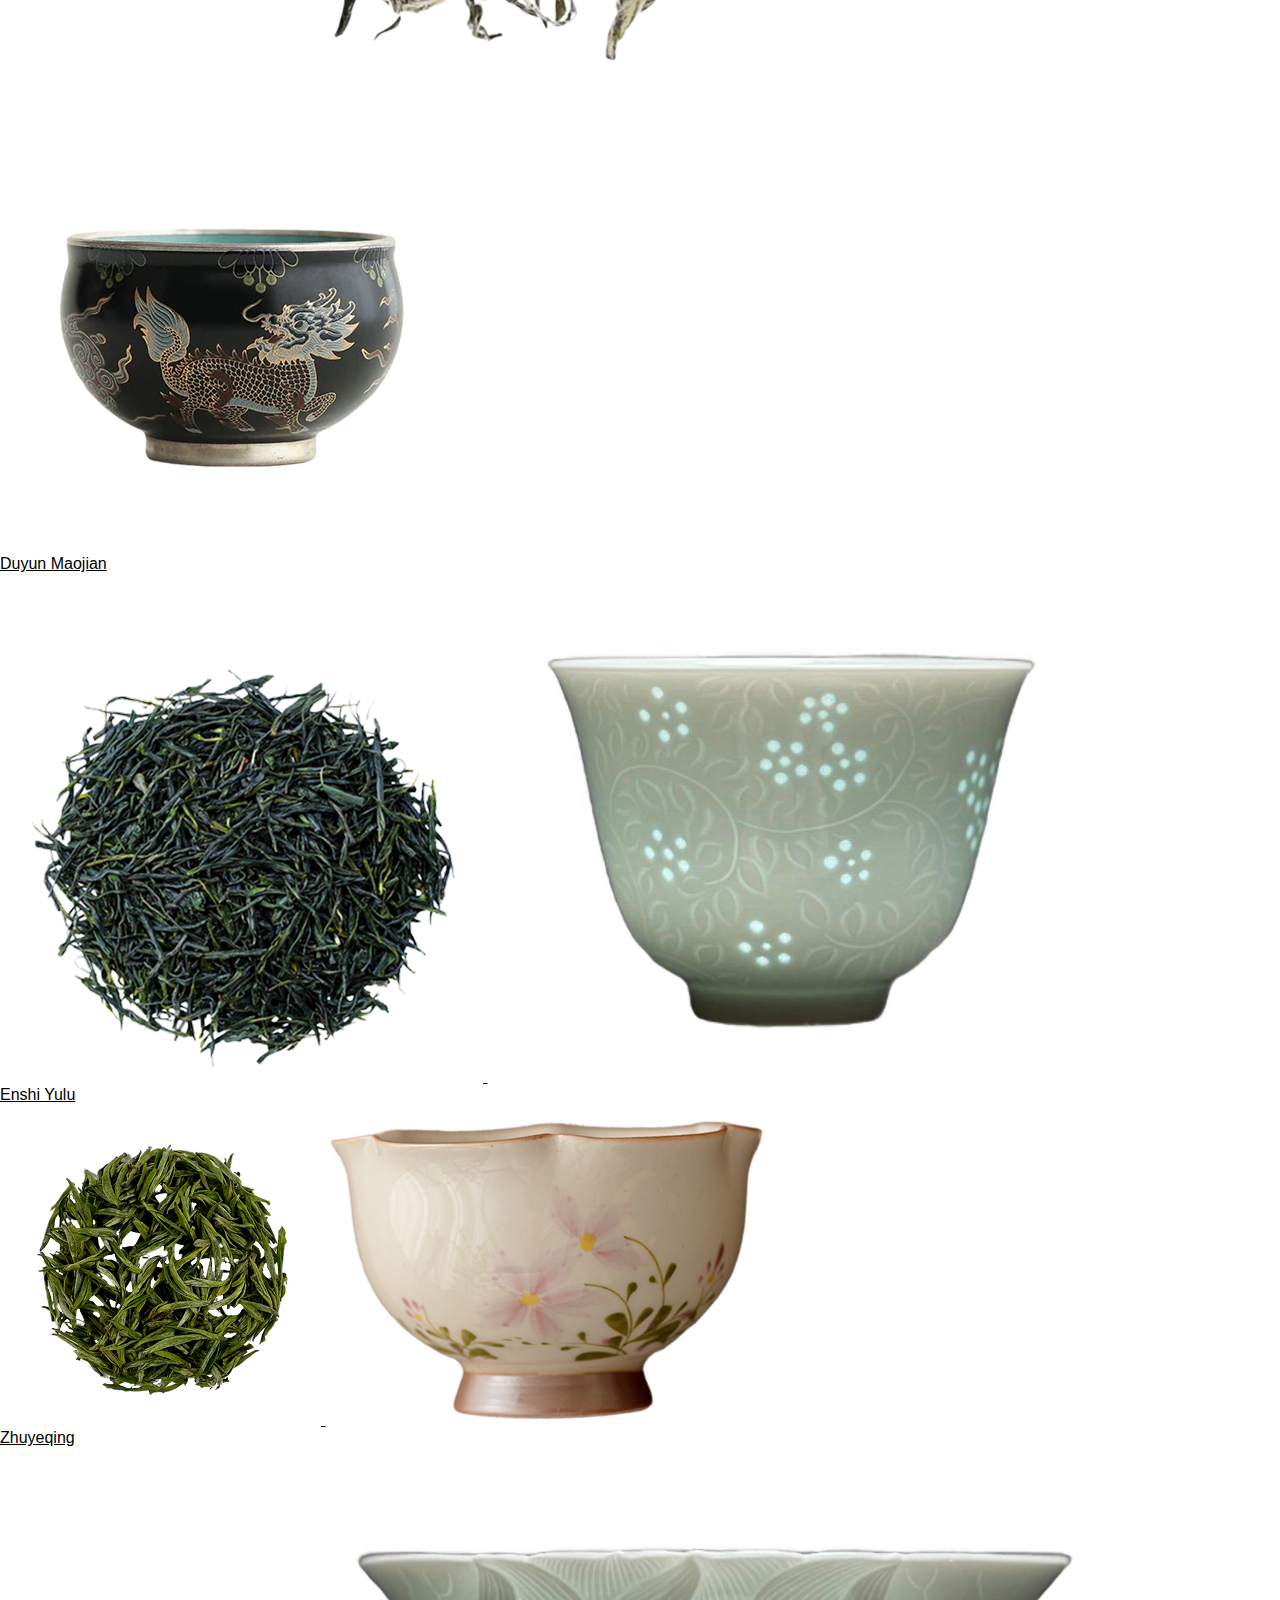
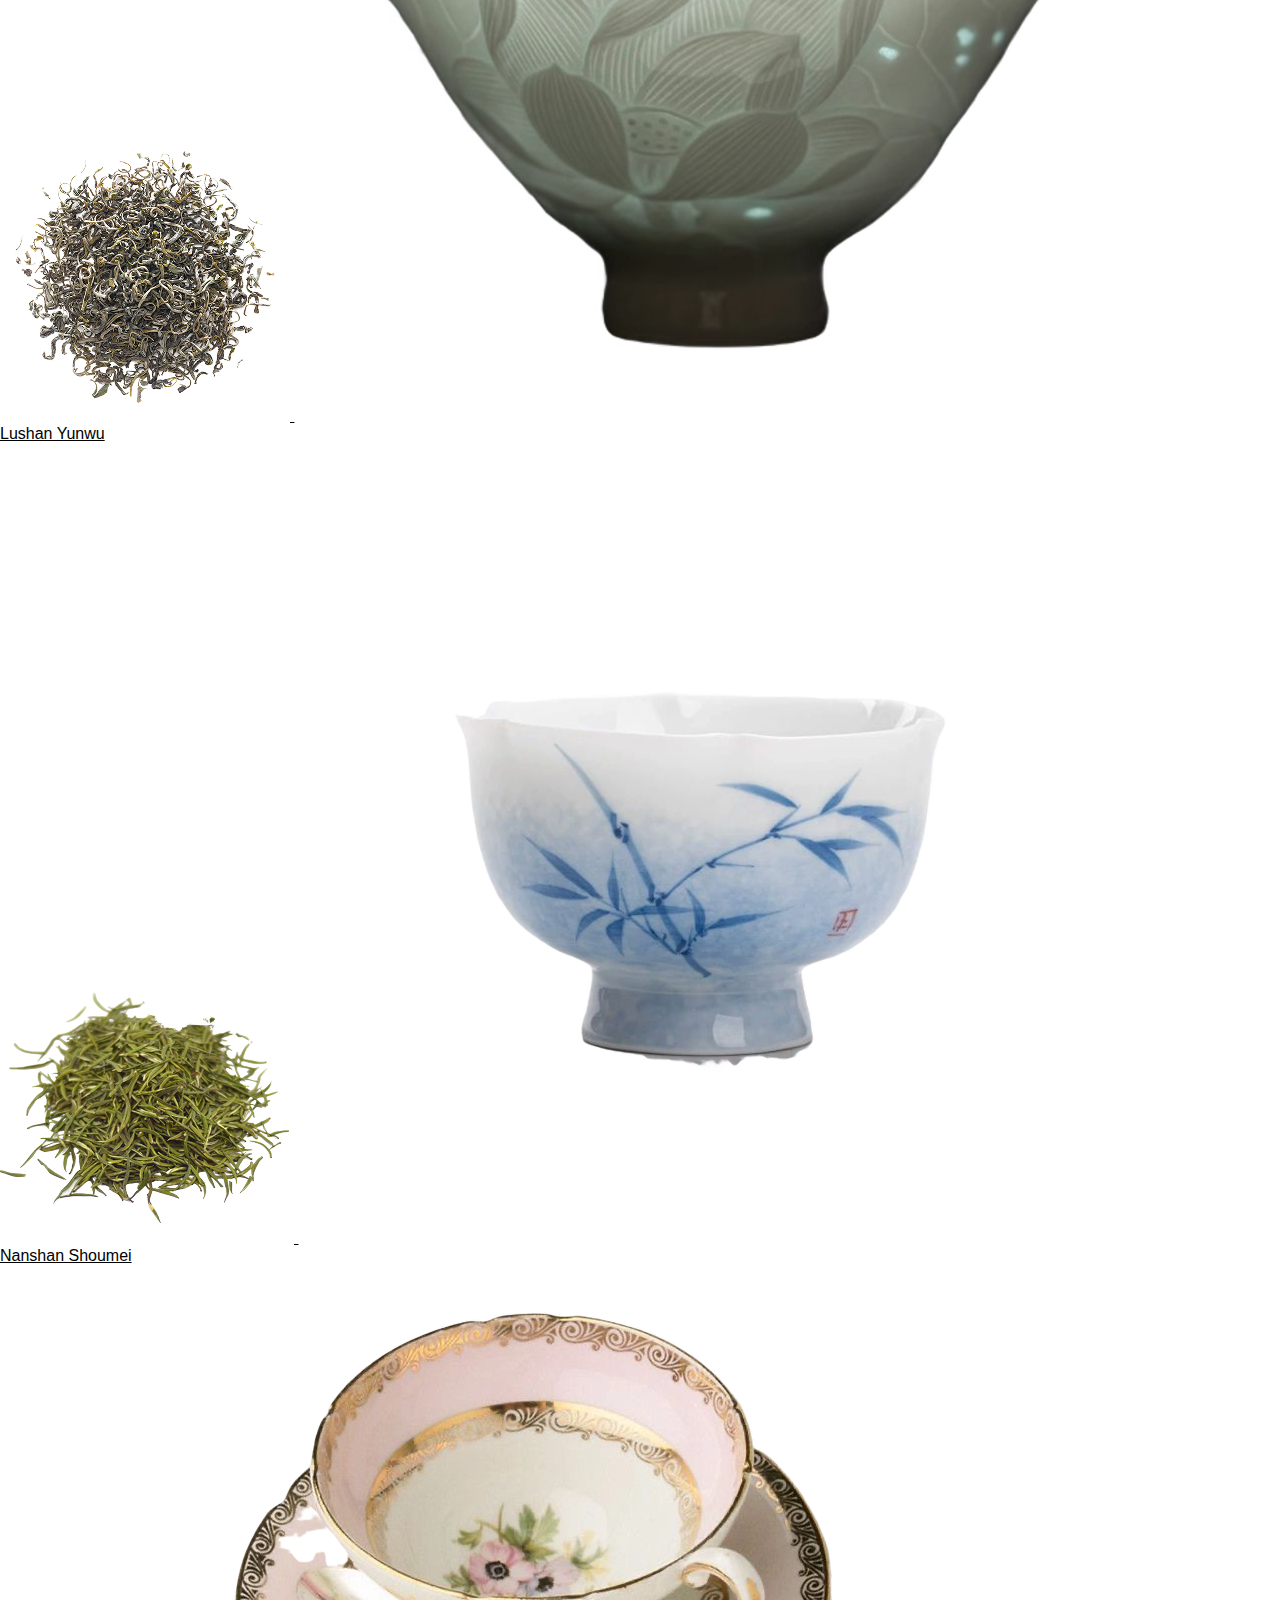
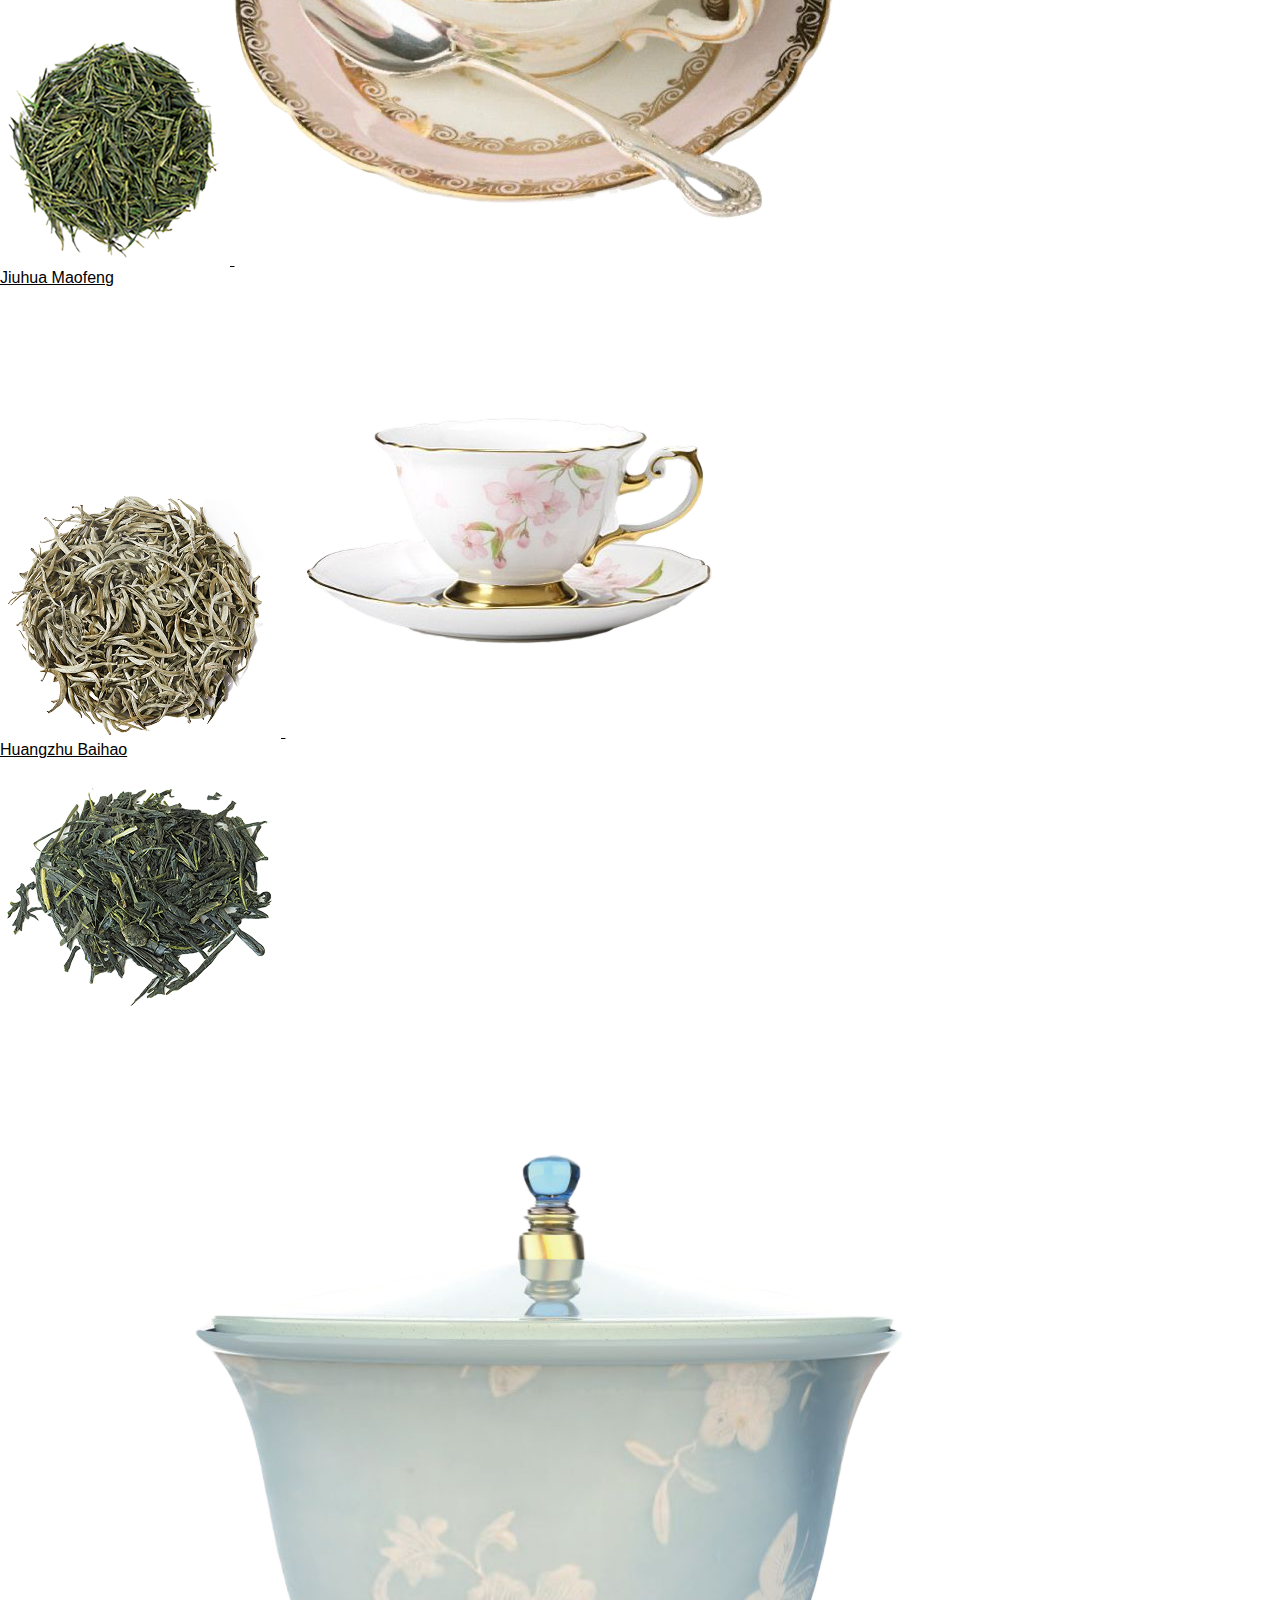
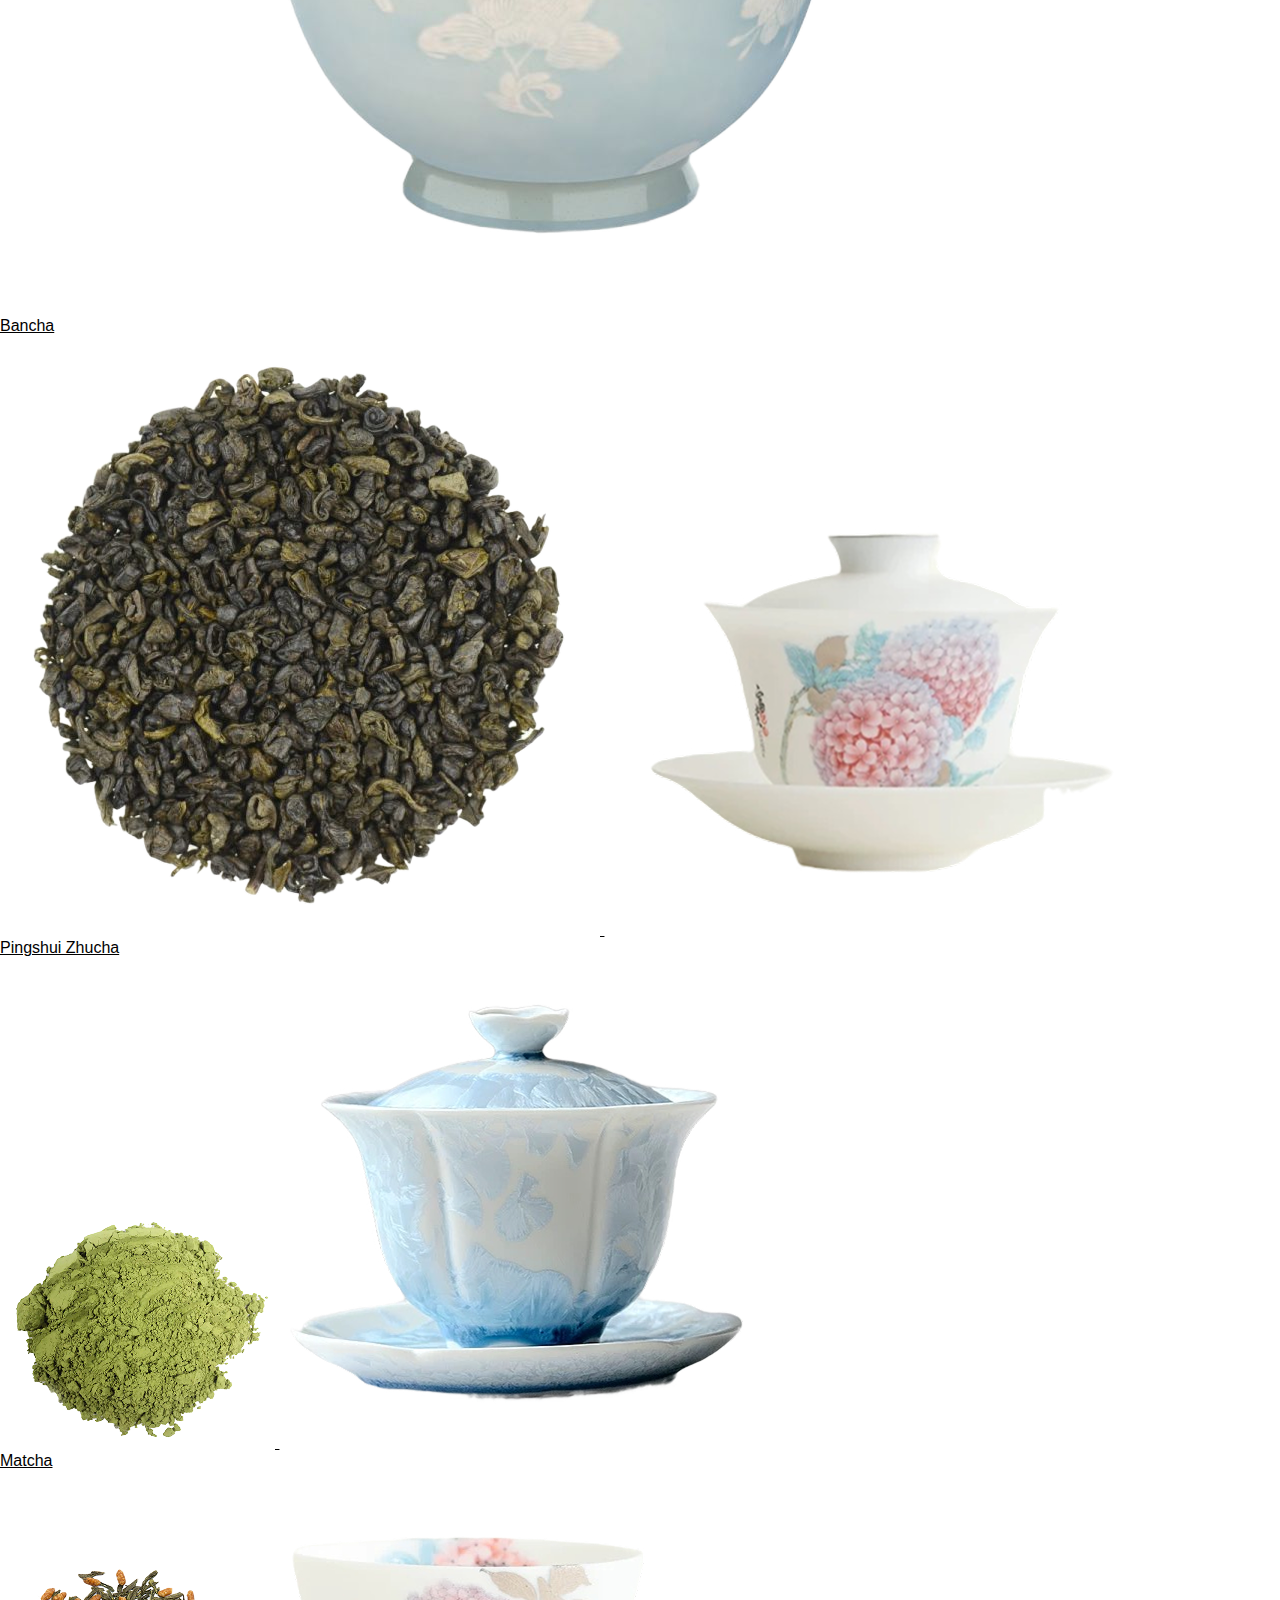
<file: landing.html>
<!DOCTYPE html>
<html lang="en">
<head>
	<meta charset="utf-8">
	<meta content="initial-scale=1.0,width=device-width" name="viewport">

	<title>Green Tea</title>

    <link href="https://fonts.googleapis.com/css2?family=Protest+Strike&display=swap" rel="stylesheet">
    <link href="https://fonts.googleapis.com/css2?family=Lora:wght@400;600&display=swap" rel="stylesheet">
    <link href="https://fonts.googleapis.com/css2?family=Open+Sans:wght@400;600;700&display=swap" rel="stylesheet">
    <link href="https://fonts.googleapis.com/css2?family=Satisfy&display=swap" rel="stylesheet">


	<link href="css/reset.css" rel="stylesheet" type="text/css">
	<link href="css/styles.css" rel="stylesheet" type="text/css">
	
	<script src="js/scripts.js"></script>
  <link rel="icon" type="image/png" href="/favicon/favicon-96x96.png" sizes="96x96" />
    <link rel="icon" type="image/svg+xml" href="/favicon/favicon.svg" />
    <link rel="shortcut icon" href="/favicon/favicon.ico" />
    <link rel="apple-touch-icon" sizes="180x180" href="/favicon/apple-touch-icon.png" />
    <link rel="manifest" href="/favicon/site.webmanifest" />
</head>

<body>
    <header class="site-header">
        <div class="header_landing">
          
          <nav class="nav_landing">
            <a href="index.html">Home</a>
          </nav>

            <button class="mode-btn js-mode" aria-label="Toggle theme">
                    <img id="theme-icon" src="images/light.png" alt="Toggle theme icon" />
            </button>
        </div>
      </header>
    
    
  <main class="main-collection">
    <h1 class="main-title">Sip by Leaf</h1>
    <h2 class="sub-title">A Journey Through the World of Green Tea</h2>

    <section class="tea-grid">
      
      <a href="longjing.html" class="tea-link">
        <div class="tea-item">
          <div class="tea-img-wrapper">
            <img src="images/west lake longjing.png" alt="West Lake Longjing" class="tea-img default-img" />
            <img src="images/H1.png" alt="Hover Tea" class="tea-img hover-img" />
          </div>
          <p class="tea-label">West Lake Longjing</p>
        </div>
      </a>
      
      <a href="biluochun.html" class="tea-link">
        <div class="tea-item">
          <div class="tea-img-wrapper">
            <img src="images/biluochun.png" alt="Biluochun" class="tea-img default-img" />
            <img src="images/h2.png" alt="Hover Tea" class="tea-img hover-img" />
          </div>
          <p class="tea-label">Biluochun</p>
        </div>
      </a>
      
      <a href="huangshanmaofeng.html" class="tea-link">
        <div class="tea-item">
          <div class="tea-img-wrapper">
            <img src="images/Huangshan Maofeng.png" alt="Huangshan Maofeng" class="tea-img default-img" />
            <img src="images/h3.png" alt="Hover Tea" class="tea-img hover-img" />
          </div>
          <p class="tea-label">Huangshan Maofeng</p>
        </div>
      </a>
      
      <a href="liuangguapian.html" class="tea-link">
        <div class="tea-item">
          <div class="tea-img-wrapper">
            <img src="images/liu'an guapian.png" alt="Liu'an Guapian" class="tea-img default-img" />
            <img src="images/h4.png" alt="Hover Tea" class="tea-img hover-img" />
          </div>
          <p class="tea-label">Liu'an Guapian</p>
        </div>
      </a>
      
      <a href="taipinghoukui.html" class="tea-link">
        <div class="tea-item">
          <div class="tea-img-wrapper">
            <img src="images/Taiping Houkui.png" alt="Taiping Houkui" class="tea-img default-img" />
            <img src="images/h5.png" alt="Hover Tea" class="tea-img hover-img" />
          </div>
          <p class="tea-label">Taiping Houkui</p>
        </div>
      </a>
      
      <a href="anjibaicha.html" class="tea-link">
        <div class="tea-item">
          <div class="tea-img-wrapper">
            <img src="images/Anji Baicha.png" alt="Anji Baicha" class="tea-img default-img" />
            <img src="images/h6.png" alt="Hover Tea" class="tea-img hover-img" />
          </div>
          <p class="tea-label">Anji Baicha</p>
        </div>
      </a>
      
      <a href="xinyangmaojian.html" class="tea-link">
        <div class="tea-item">
          <div class="tea-img-wrapper">
            <img src="images/Xinyang Maojian.png" alt="Xinyang Maojian" class="tea-img default-img" />
            <img src="images/h7.png" alt="Hover Tea" class="tea-img hover-img" />
          </div>
          <p class="tea-label">Xinyang Maojian</p>
        </div>
      </a>
      
      <a href="duyunmaojian.html" class="tea-link">
        <div class="tea-item">
          <div class="tea-img-wrapper">
            <img src="images/Duyun Maojian.png" alt="Duyun Maojian" class="tea-img default-img" />
            <img src="images/h8.png" alt="Hover Tea" class="tea-img hover-img" />
          </div>
          <p class="tea-label">Duyun Maojian</p>
        </div>
      </a>
      
      <a href="enshiyulu.html" class="tea-link">
        <div class="tea-item">
          <div class="tea-img-wrapper">
            <img src="images/Enshi Yulu.png" alt="Enshi Yulu" class="tea-img default-img" />
            <img src="images/h9.png" alt="Hover Tea" class="tea-img hover-img" />
          </div>
          <p class="tea-label">Enshi Yulu</p>
        </div>
      </a>
      
      <a href="zhuyeqing.html" class="tea-link">
        <div class="tea-item">
          <div class="tea-img-wrapper">
            <img src="images/Zhuyeqing.png" alt="Zhuyeqing" class="tea-img default-img" />
            <img src="images/h10.png" alt="Hover Tea" class="tea-img hover-img" />
          </div>
          <p class="tea-label">Zhuyeqing</p>
        </div>
      </a>
      
      <a href="lushanyunwu.html" class="tea-link">
        <div class="tea-item">
          <div class="tea-img-wrapper">
            <img src="images/Lushan Yunwu.png" alt="Lushan Yunwu" class="tea-img default-img" />
            <img src="images/h11.png" alt="Hover Tea" class="tea-img hover-img" />
          </div>
          <p class="tea-label">Lushan Yunwu</p>
        </div>
      </a>
      
      <a href="nanshanshoumei.html" class="tea-link">
        <div class="tea-item">
          <div class="tea-img-wrapper">
            <img src="images/Nanshan Shoumei.png" alt="Nanshan Shoumei" class="tea-img default-img" />
            <img src="images/h12.png" alt="Hover Tea" class="tea-img hover-img" />
          </div>
          <p class="tea-label">Nanshan Shoumei</p>
        </div>
      </a>
      
      <a href="jiuhuamaofeng.html" class="tea-link">
        <div class="tea-item">
          <div class="tea-img-wrapper">
            <img src="images/Jiuhua Maofeng.png" alt="Jiuhua Maofeng" class="tea-img default-img" />
            <img src="images/h13.png" alt="Hover Tea" class="tea-img hover-img" />
          </div>
          <p class="tea-label">Jiuhua Maofeng</p>
        </div>
      </a>
      
      <a href="huangzhubaihao.html" class="tea-link">
        <div class="tea-item">
          <div class="tea-img-wrapper">
            <img src="images/Huangzhu Baihao 1.png" alt="Huangzhu Baihao" class="tea-img default-img" />
            <img src="images/h14.png" alt="Hover Tea" class="tea-img hover-img" />
          </div>
          <p class="tea-label">Huangzhu Baihao</p>
        </div>
      </a>
      
      <a href="bancha.html" class="tea-link">
        <div class="tea-item">
          <div class="tea-img-wrapper">
            <img src="images/Bancha.png" alt="Bancha" class="tea-img default-img" />
            <img src="images/h15.png" alt="Hover Tea" class="tea-img hover-img" />
          </div>
          <p class="tea-label">Bancha</p>
        </div>
      </a>
      
      <a href="pingshuizhucha.html" class="tea-link">
        <div class="tea-item">
          <div class="tea-img-wrapper">
            <img src="images/Pingshui Zhucha .png" alt="Pingshui Zhucha" class="tea-img default-img" />
            <img src="images/h16.png" alt="Hover Tea" class="tea-img hover-img" />
          </div>
          <p class="tea-label">Pingshui Zhucha</p>
        </div>
      </a>
      
      <a href="matcha.html" class="tea-link">
        <div class="tea-item">
          <div class="tea-img-wrapper">
            <img src="images/Matcha.png" alt="Matcha" class="tea-img default-img" />
            <img src="images/h17.png" alt="Hover Tea" class="tea-img hover-img" />
          </div>
          <p class="tea-label">Matcha</p>
        </div>
      </a>
      
      <a href="genmaicha.html" class="tea-link">
        <div class="tea-item">
          <div class="tea-img-wrapper">
            <img src="images/Genmaicha.png" alt="Genmaicha" class="tea-img default-img" />
            <img src="images/h18.png" alt="Hover Tea" class="tea-img hover-img" />
          </div>
          <p class="tea-label">Genmaicha</p>
        </div>
      </a>
      
      <a href="gyokuro.html" class="tea-link">
        <div class="tea-item">
          <div class="tea-img-wrapper">
            <img src="images/Gyokuro.png" alt="Gyokuro" class="tea-img default-img" />
            <img src="images/h19.png" alt="Hover Tea" class="tea-img hover-img" />
          </div>
          <p class="tea-label">Gyokuro</p>
        </div>
      </a>
      
      <a href="sencha.html" class="tea-link">
        <div class="tea-item">
          <div class="tea-img-wrapper">
            <img src="images/Sencha.png" alt="Sencha" class="tea-img default-img" />
            <img src="images/hover tea.png" alt="Hover Tea" class="tea-img hover-img" />
          </div>
          <p class="tea-label">Sencha</p>
        </div>
      </a>
      
    </section>
  </main>

  <footer class="site-footer">
    <div class="footer-header">
      <img src="images/leaffooter.png" alt="Leaf Footer Decoration" class="leaf-footer-img" />
      <h2 class="footer-title">Leaf Library</h2>
    </div>
    <p>Explore the diversity of green tea—one leaf at a time.</p>
    <p>© 2025 Green Tea Collection</p>
  </footer>

</body>
</html>
</file>
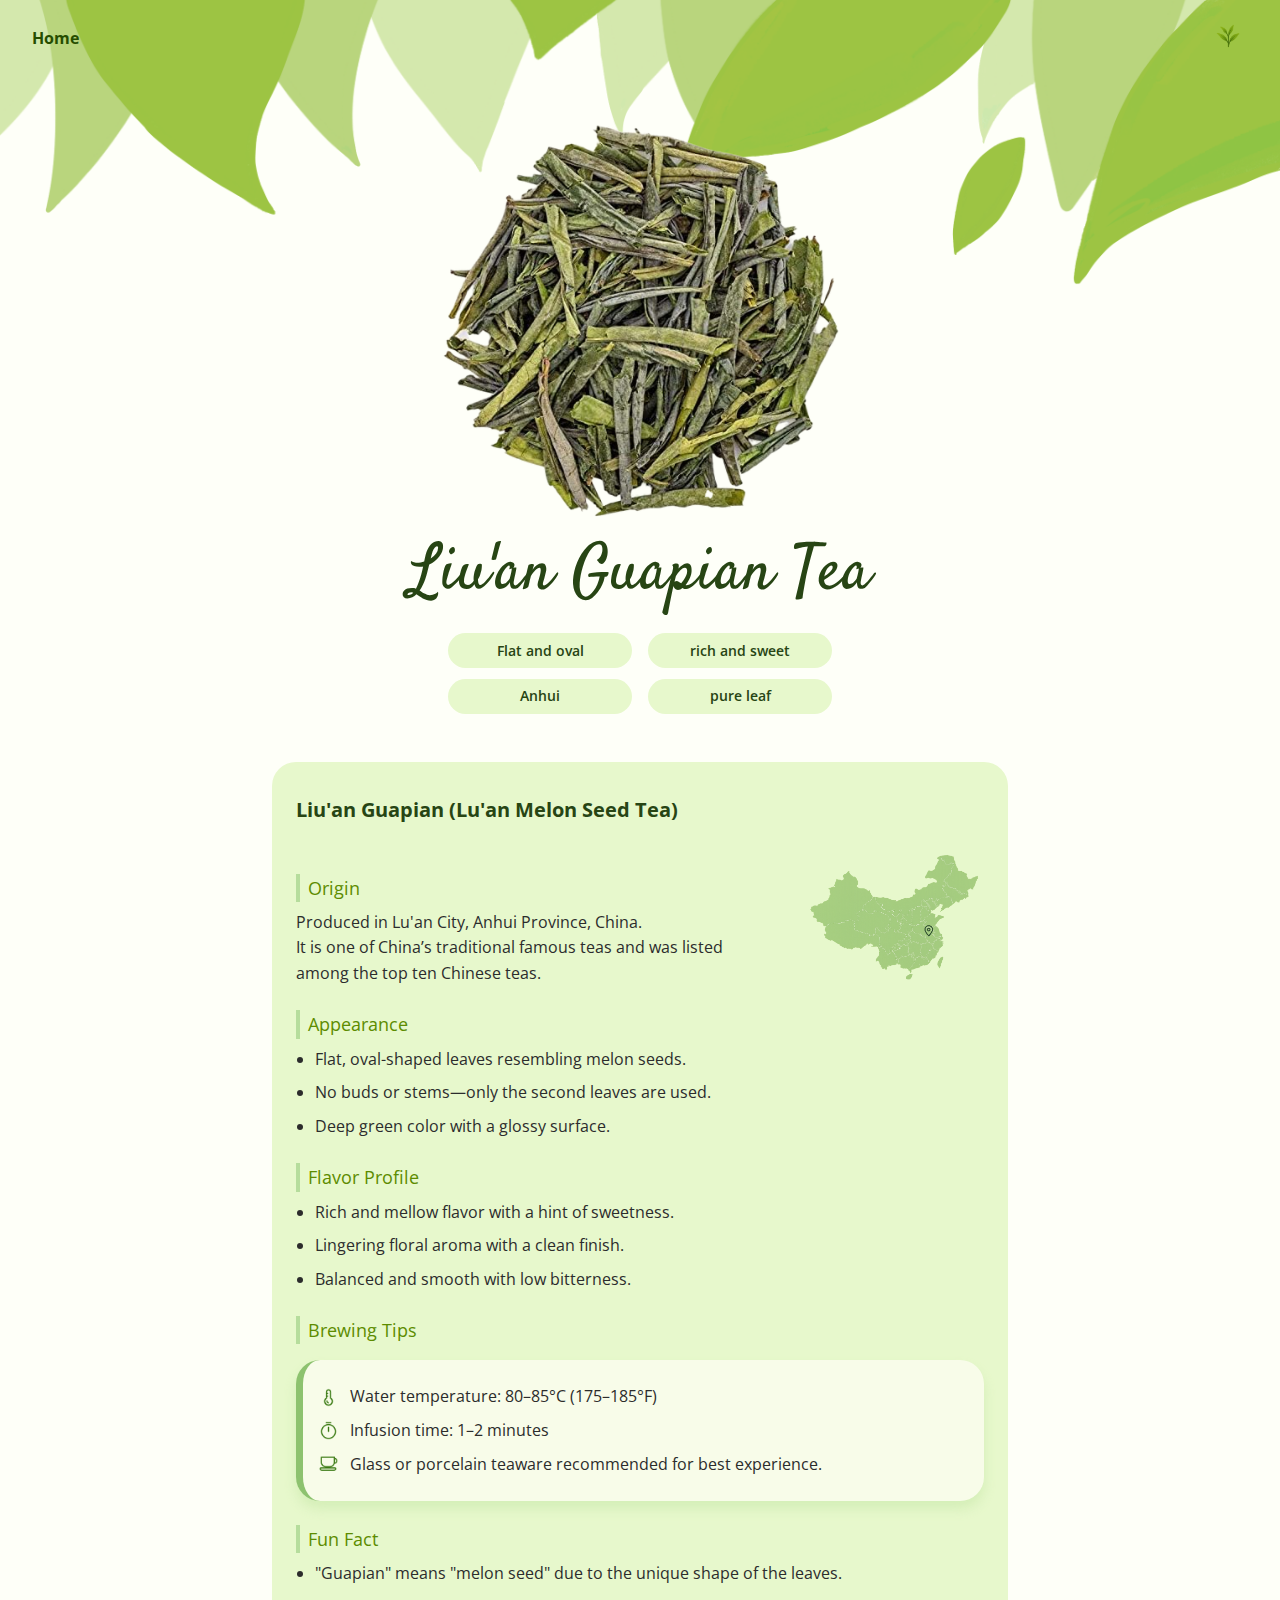
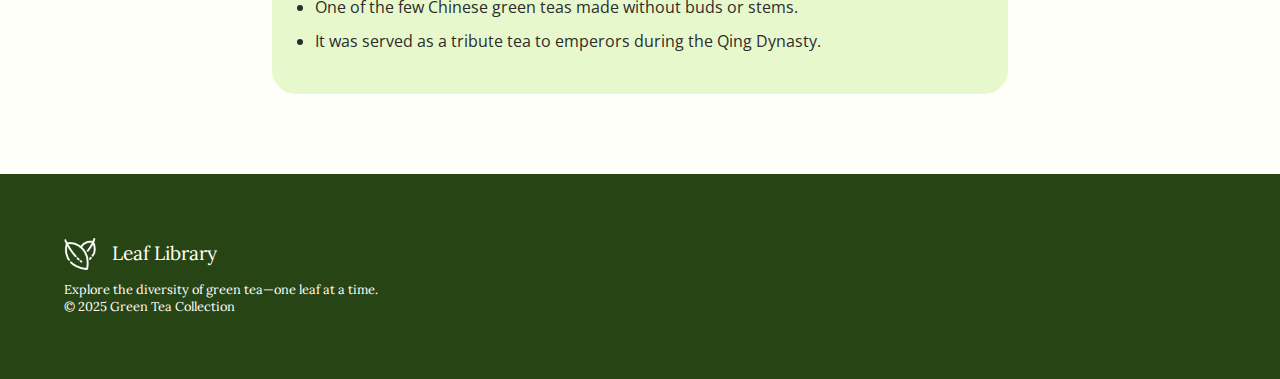
<file: liuangguapian.html>
<!DOCTYPE html>
<html lang="en">
<head>
	<meta charset="utf-8">
	<meta content="initial-scale=1.0,width=device-width" name="viewport">

	<title>Liu'an Guapian Tea</title>

	<link href="https://fonts.googleapis.com/css2?family=Protest+Strike&display=swap" rel="stylesheet">
  <link href="https://fonts.googleapis.com/css2?family=Lora:wght@400;600&display=swap" rel="stylesheet">
	<link href="https://fonts.googleapis.com/css2?family=Open+Sans:wght@400;600;700&display=swap" rel="stylesheet">
  <link href="https://fonts.googleapis.com/css2?family=Satisfy&display=swap" rel="stylesheet">


	<link href="css/reset.css" rel="stylesheet" type="text/css">
	<link href="css/styles_detail.css" rel="stylesheet" type="text/css">
	
	<script src="js/scripts.js"></script>
  <link rel="icon" type="image/png" href="/favicon/favicon-96x96.png" sizes="96x96" />
    <link rel="icon" type="image/svg+xml" href="/favicon/favicon.svg" />
    <link rel="shortcut icon" href="/favicon/favicon.ico" />
    <link rel="apple-touch-icon" sizes="180x180" href="/favicon/apple-touch-icon.png" />
    <link rel="manifest" href="/favicon/site.webmanifest" />
</head>

<body>
  <div class="leaves-container"></div>

  <header class="site-header">
    <div class="header-top">
      <a href="landing.html" class="home-link">Home</a>
      <button class="mode-btn js-mode" aria-label="Toggle theme">
        <img id="theme-icon" src="images/light.png" alt="Toggle theme icon" />
      </button>
    </div>
  </header>

  <main class="tea-detail-content">
    <section class="tea-hero">
      <img src="images/liu'an guapian.png" alt="Liu'an Guapian" class="tea-hero-img" />
      <div class="tea-info">
        <h1 class="tea-name">Liu'an Guapian Tea</h1>
        <div class="tea-tags">
          <span class="tag">Flat and oval</span>
          <span class="tag">rich and sweet</span>
          <span class="tag">Anhui</span>
          <span class="tag">pure leaf</span>
        </div>
      </div>
    </section>

    <section class="info-block">
      <h2>Liu'an Guapian (Lu'an Melon Seed Tea)</h2>

      <section class="origin-section">
        <div class="origin-text">
          <h3>Origin</h3>
          <p>
            Produced in Lu'an City, Anhui Province, China. <br />
            It is one of China’s traditional famous teas and was listed among the top ten Chinese teas.
          </p>
        </div>
        <img src="images/anhui.png" alt="Anhui Map" class="origin-image" />
      </section>

      <h3>Appearance</h3>
      <ul>
        <li>Flat, oval-shaped leaves resembling melon seeds.</li>
        <li>No buds or stems—only the second leaves are used.</li>
        <li>Deep green color with a glossy surface.</li>
      </ul>

      <h3>Flavor Profile</h3>
      <ul>
        <li>Rich and mellow flavor with a hint of sweetness.</li>
        <li>Lingering floral aroma with a clean finish.</li>
        <li>Balanced and smooth with low bitterness.</li>
      </ul>

      <h3>Brewing Tips</h3>
      <div class="brewing-card">
        <ul class="brewing-list">
          <li>
            <img src="images/temperature.png" alt="Temperature icon" class="tip-icon"/>
            Water temperature: 80–85°C (175–185°F)
          </li>
          <li>
            <img src="images/time.png" alt="Time icon" class="tip-icon"/>
            Infusion time: 1–2 minutes
          </li>
          <li>
            <img src="images/vessel.png" alt="Teaware icon" class="tip-icon"/>
            Glass or porcelain teaware recommended for best experience.
          </li>
        </ul>
      </div>

      <h3>Fun Fact</h3>
      <ul>
        <li>"Guapian" means "melon seed" due to the unique shape of the leaves.</li>
        <li>One of the few Chinese green teas made without buds or stems.</li>
        <li>It was served as a tribute tea to emperors during the Qing Dynasty.</li>
      </ul>
    </section>
  </main>

  <footer class="site-footer">
    <div class="footer-header">
      <img src="images/leaffooter.png" alt="Leaf Footer Decoration" class="leaf-footer-img" />
      <h2 class="footer-title">Leaf Library</h2>
    </div>
    <p>Explore the diversity of green tea—one leaf at a time.</p>
    <p>© 2025 Green Tea Collection</p>
  </footer>
</body>

</html>
</file>
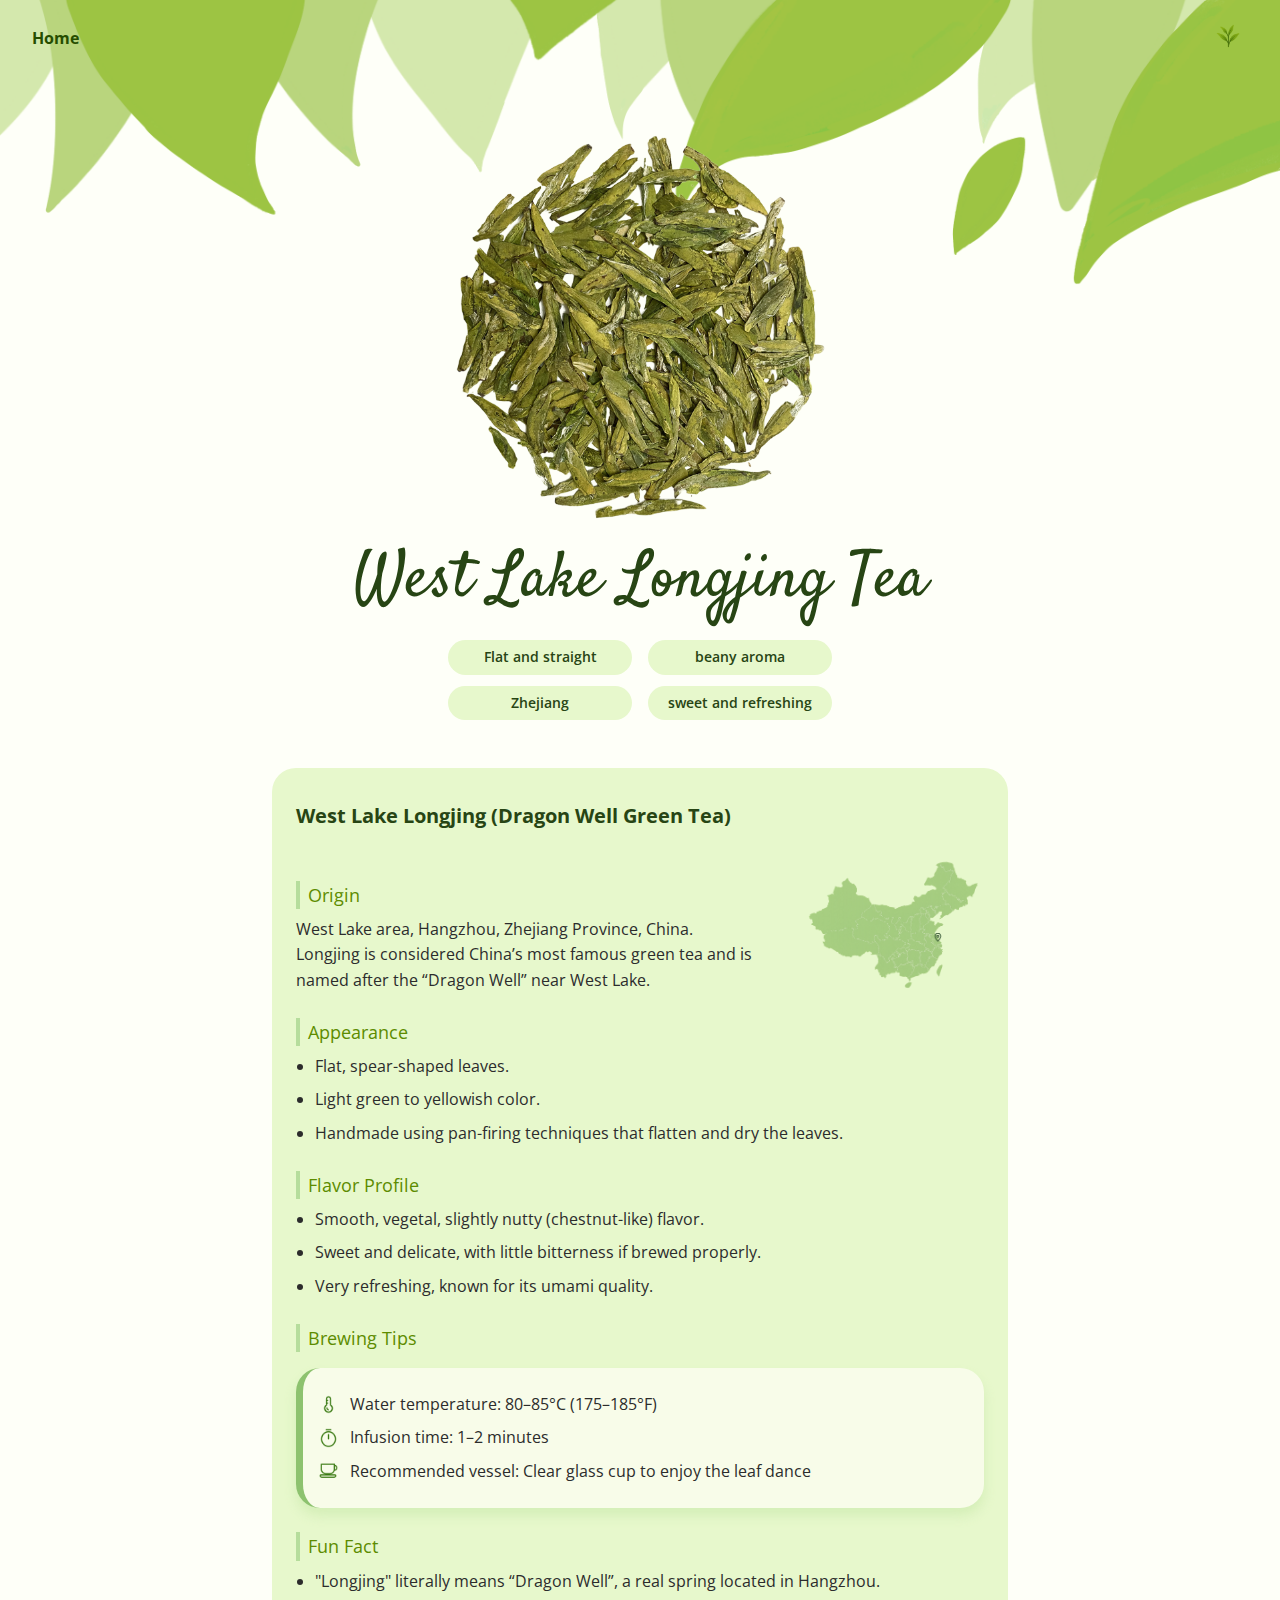
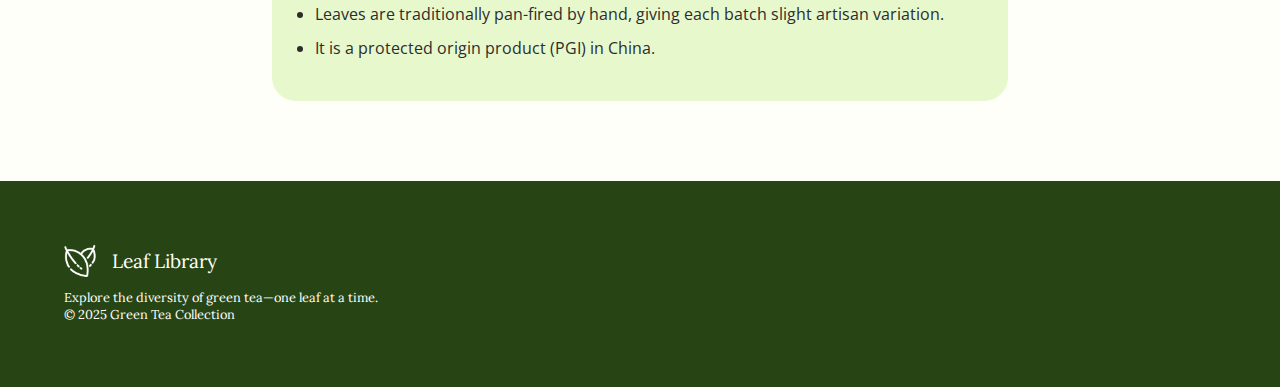
<file: longjing.html>
<!DOCTYPE html>
<html lang="en">
<head>
	<meta charset="utf-8">
	<meta content="initial-scale=1.0,width=device-width" name="viewport">

	<title>Longjing Tea</title>

	<link href="https://fonts.googleapis.com/css2?family=Protest+Strike&display=swap" rel="stylesheet">
    <link href="https://fonts.googleapis.com/css2?family=Lora:wght@400;600&display=swap" rel="stylesheet">
	<link href="https://fonts.googleapis.com/css2?family=Open+Sans:wght@400;600;700&display=swap" rel="stylesheet">
	<link href="https://fonts.googleapis.com/css2?family=Satisfy&display=swap" rel="stylesheet">


	<link href="css/reset.css" rel="stylesheet" type="text/css">
	<link href="css/styles_detail.css" rel="stylesheet" type="text/css">
	
	<script src="js/scripts.js"></script>
	<link rel="icon" type="image/png" href="/favicon/favicon-96x96.png" sizes="96x96" />
    <link rel="icon" type="image/svg+xml" href="/favicon/favicon.svg" />
    <link rel="shortcut icon" href="/favicon/favicon.ico" />
    <link rel="apple-touch-icon" sizes="180x180" href="/favicon/apple-touch-icon.png" />
    <link rel="manifest" href="/favicon/site.webmanifest" />
</head>

<body>
	<div class="leaves-container"></div>

	<header class="site-header">
		<div class="header-top">
		  <a href="landing.html" class="home-link">Home</a>
		  <button class="mode-btn js-mode" aria-label="Toggle theme">
			<img id="theme-icon" src="images/light.png" alt="Toggle theme icon" />
	      </button>
		</div>
		
	</header>
	
	<main class="tea-detail-content">
		<section class="tea-hero">
			<img src="images/west lake longjing.png" alt="Longjing Tea" class="tea-hero-img"/>
			<div class="tea-info">
			  <h1 class="tea-name">West Lake Longjing Tea</h1>
			  <div class="tea-tags">
				<span class="tag">Flat and straight</span>
				<span class="tag">beany aroma</span>
				<span class="tag">Zhejiang</span>
				<span class="tag">sweet and refreshing</span>
			  </div>
			</div>
		</section>
		
		<section class="info-block">
		  <h2>West Lake Longjing (Dragon Well Green Tea)</h2>
		  <section class="origin-section">
			<div class="origin-text">
			  <h3>Origin</h3>
			  <p>
				West Lake area, Hangzhou, Zhejiang Province, China.<br/>
				Longjing is considered China’s most famous green tea and is named after the “Dragon Well” near West Lake.
			  </p>
			</div>
			<img src="images/zhejiang.png" alt="Zhejiang Map" class="origin-image" />
		  </section>

		  <h3>Appearance</h3>
		  <ul>
			<li>Flat, spear-shaped leaves.</li>
			<li>Light green to yellowish color.</li>
			<li>Handmade using pan-firing techniques that flatten and dry the leaves.</li>
		  </ul>
	
		  <h3>Flavor Profile</h3>
		  <ul>
			<li>Smooth, vegetal, slightly nutty (chestnut-like) flavor.</li>
			<li>Sweet and delicate, with little bitterness if brewed properly.</li>
			<li>Very refreshing, known for its umami quality.</li>
		  </ul>

		  <h3>Brewing Tips</h3>
		  <div class="brewing-card">
			<ul class="brewing-list">
			  <li>
				<img src="images/temperature.png" alt="Temperature icon" class="tip-icon" />
				Water temperature: 80–85°C (175–185°F)
			  </li>
			  <li>
				<img src="images/time.png" alt="Time icon" class="tip-icon" />
				Infusion time: 1–2 minutes
			  </li>
			  <li>
				<img src="images/vessel.png" alt="Vessel icon" class="tip-icon" />
				Recommended vessel: Clear glass cup to enjoy the leaf dance
			  </li>
			</ul>
		  </div>
		  
		  
		  <h3>Fun Fact</h3>
		  <ul>
			<li>"Longjing" literally means “Dragon Well”, a real spring located in Hangzhou.</li>
			<li>Leaves are traditionally pan-fired by hand, giving each batch slight artisan variation.</li>
			<li>It is a protected origin product (PGI) in China.</li>
		  </ul>
		</section>
	</main>

	<footer class="site-footer">
		<div class="footer-header">
		  <img src="images/leaffooter.png" alt="Leaf Footer Decoration" class="leaf-footer-img" />
		  <h2 class="footer-title">Leaf Library</h2>
		</div>
		<p>Explore the diversity of green tea—one leaf at a time.</p>
		<p>© 2025 Green Tea Collection</p>
	</footer>

<div class="leaves-container"></div>
</body>
</html>
</file>
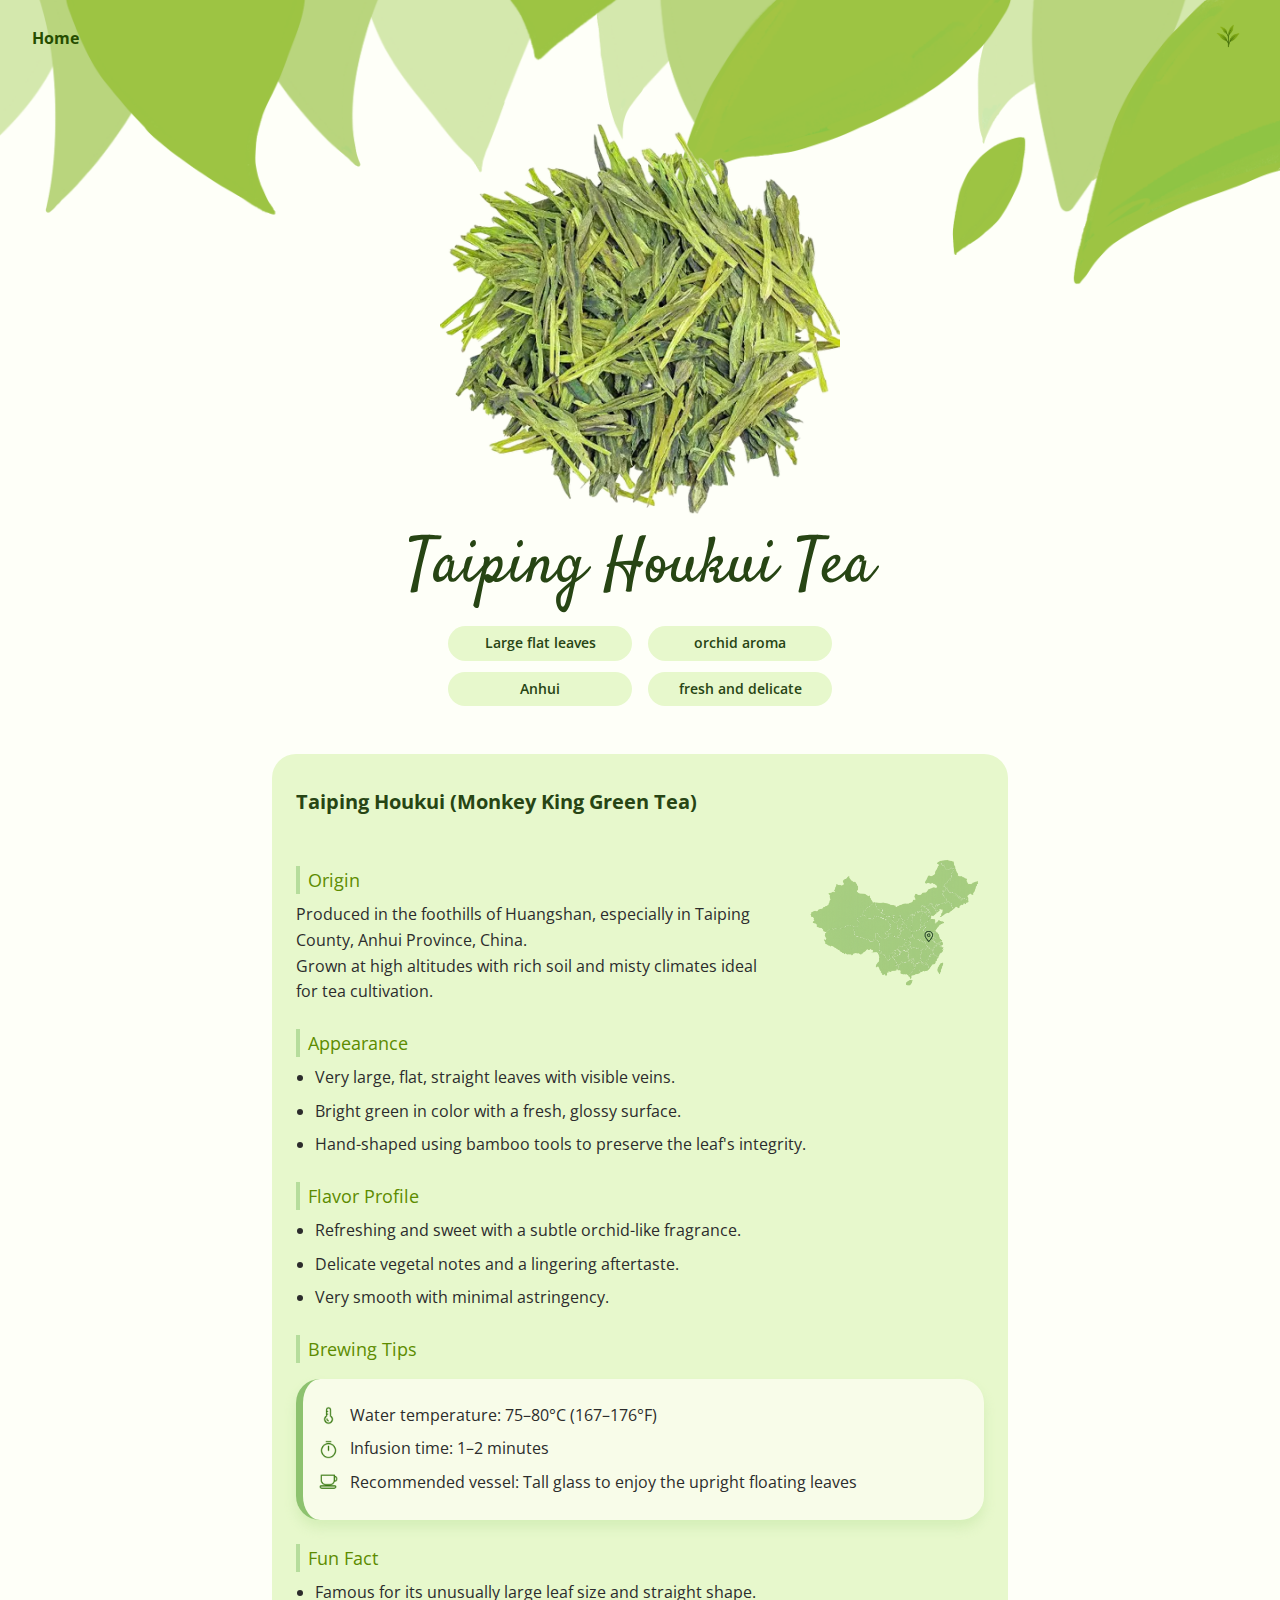
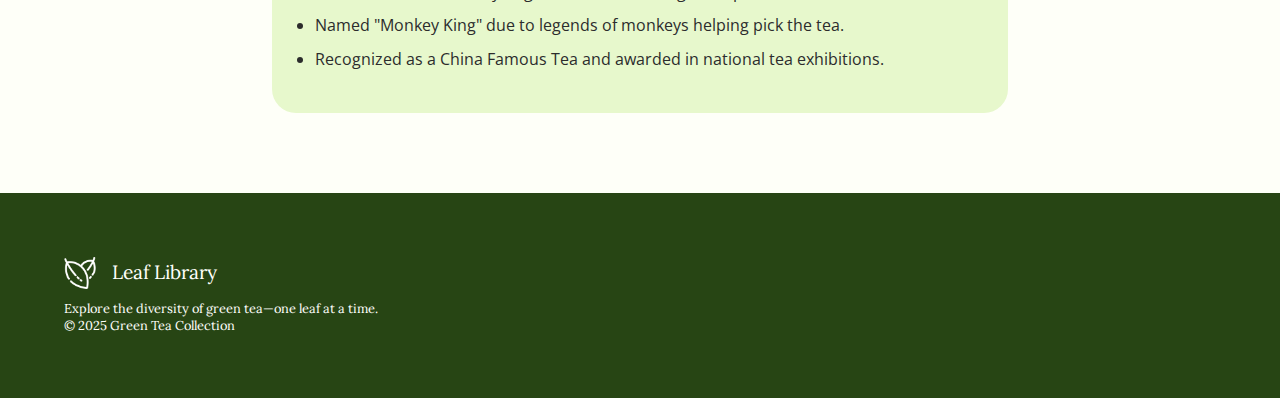
<file: taipinghoukui.html>
<!DOCTYPE html>
<html lang="en">
<head>
	<meta charset="utf-8">
	<meta content="initial-scale=1.0,width=device-width" name="viewport">
	<title>Taiping Houkui Tea</title>

  <link href="https://fonts.googleapis.com/css2?family=Protest+Strike&display=swap" rel="stylesheet">
  <link href="https://fonts.googleapis.com/css2?family=Lora:wght@400;600&display=swap" rel="stylesheet">
	<link href="https://fonts.googleapis.com/css2?family=Open+Sans:wght@400;600;700&display=swap" rel="stylesheet">
  <link href="https://fonts.googleapis.com/css2?family=Satisfy&display=swap" rel="stylesheet">

	<link href="css/reset.css" rel="stylesheet" type="text/css">
	<link href="css/styles_detail.css" rel="stylesheet" type="text/css">
	<script src="js/scripts.js"></script>
  <link rel="icon" type="image/png" href="/favicon/favicon-96x96.png" sizes="96x96" />
    <link rel="icon" type="image/svg+xml" href="/favicon/favicon.svg" />
    <link rel="shortcut icon" href="/favicon/favicon.ico" />
    <link rel="apple-touch-icon" sizes="180x180" href="/favicon/apple-touch-icon.png" />
    <link rel="manifest" href="/favicon/site.webmanifest" />
    
</head>

<body>
  <div class="leaves-container"></div>

  <header class="site-header">
    <div class="header-top">
      <a href="landing.html" class="home-link">Home</a>
      <button class="mode-btn js-mode" aria-label="Toggle theme">
        <img id="theme-icon" src="images/light.png" alt="Toggle theme icon" />
      </button>
    </div>
  </header>

  <main class="tea-detail-content">
    <section class="tea-hero">
      <img src="images/Taiping Houkui.png" alt="Taiping Houkui" class="tea-hero-img" />
      <div class="tea-info">
        <h1 class="tea-name">Taiping Houkui Tea</h1>
        <div class="tea-tags">
          <span class="tag">Large flat leaves</span>
          <span class="tag">orchid aroma</span>
          <span class="tag">Anhui</span>
          <span class="tag">fresh and delicate</span>
        </div>
      </div>
    </section>

    <section class="info-block">
      <h2>Taiping Houkui (Monkey King Green Tea)</h2>

      <section class="origin-section">
        <div class="origin-text">
          <h3>Origin</h3>
          <p>
            Produced in the foothills of Huangshan, especially in Taiping County, Anhui Province, China.<br />
            Grown at high altitudes with rich soil and misty climates ideal for tea cultivation.
          </p>
        </div>
        <img src="images/anhui.png" alt="Anhui Map" class="origin-image" />
      </section>

      <h3>Appearance</h3>
      <ul>
        <li>Very large, flat, straight leaves with visible veins.</li>
        <li>Bright green in color with a fresh, glossy surface.</li>
        <li>Hand-shaped using bamboo tools to preserve the leaf's integrity.</li>
      </ul>

      <h3>Flavor Profile</h3>
      <ul>
        <li>Refreshing and sweet with a subtle orchid-like fragrance.</li>
        <li>Delicate vegetal notes and a lingering aftertaste.</li>
        <li>Very smooth with minimal astringency.</li>
      </ul>

      <h3>Brewing Tips</h3>
      <div class="brewing-card">
        <ul class="brewing-list">
          <li>
            <img src="images/temperature.png" alt="Temperature icon" class="tip-icon" />
            Water temperature: 75–80°C (167–176°F)
          </li>
          <li>
            <img src="images/time.png" alt="Time icon" class="tip-icon" />
            Infusion time: 1–2 minutes
          </li>
          <li>
            <img src="images/vessel.png" alt="Teaware icon" class="tip-icon" />
            Recommended vessel: Tall glass to enjoy the upright floating leaves
          </li>
        </ul>
      </div>

      <h3>Fun Fact</h3>
      <ul>
        <li>Famous for its unusually large leaf size and straight shape.</li>
        <li>Named "Monkey King" due to legends of monkeys helping pick the tea.</li>
        <li>Recognized as a China Famous Tea and awarded in national tea exhibitions.</li>
      </ul>
    </section>
  </main>

  <footer class="site-footer">
    <div class="footer-header">
      <img src="images/leaffooter.png" alt="Leaf Footer Decoration" class="leaf-footer-img" />
      <h2 class="footer-title">Leaf Library</h2>
    </div>
    <p>Explore the diversity of green tea—one leaf at a time.</p>
    <p>© 2025 Green Tea Collection</p>
  </footer>
</body>

</html>
</file>
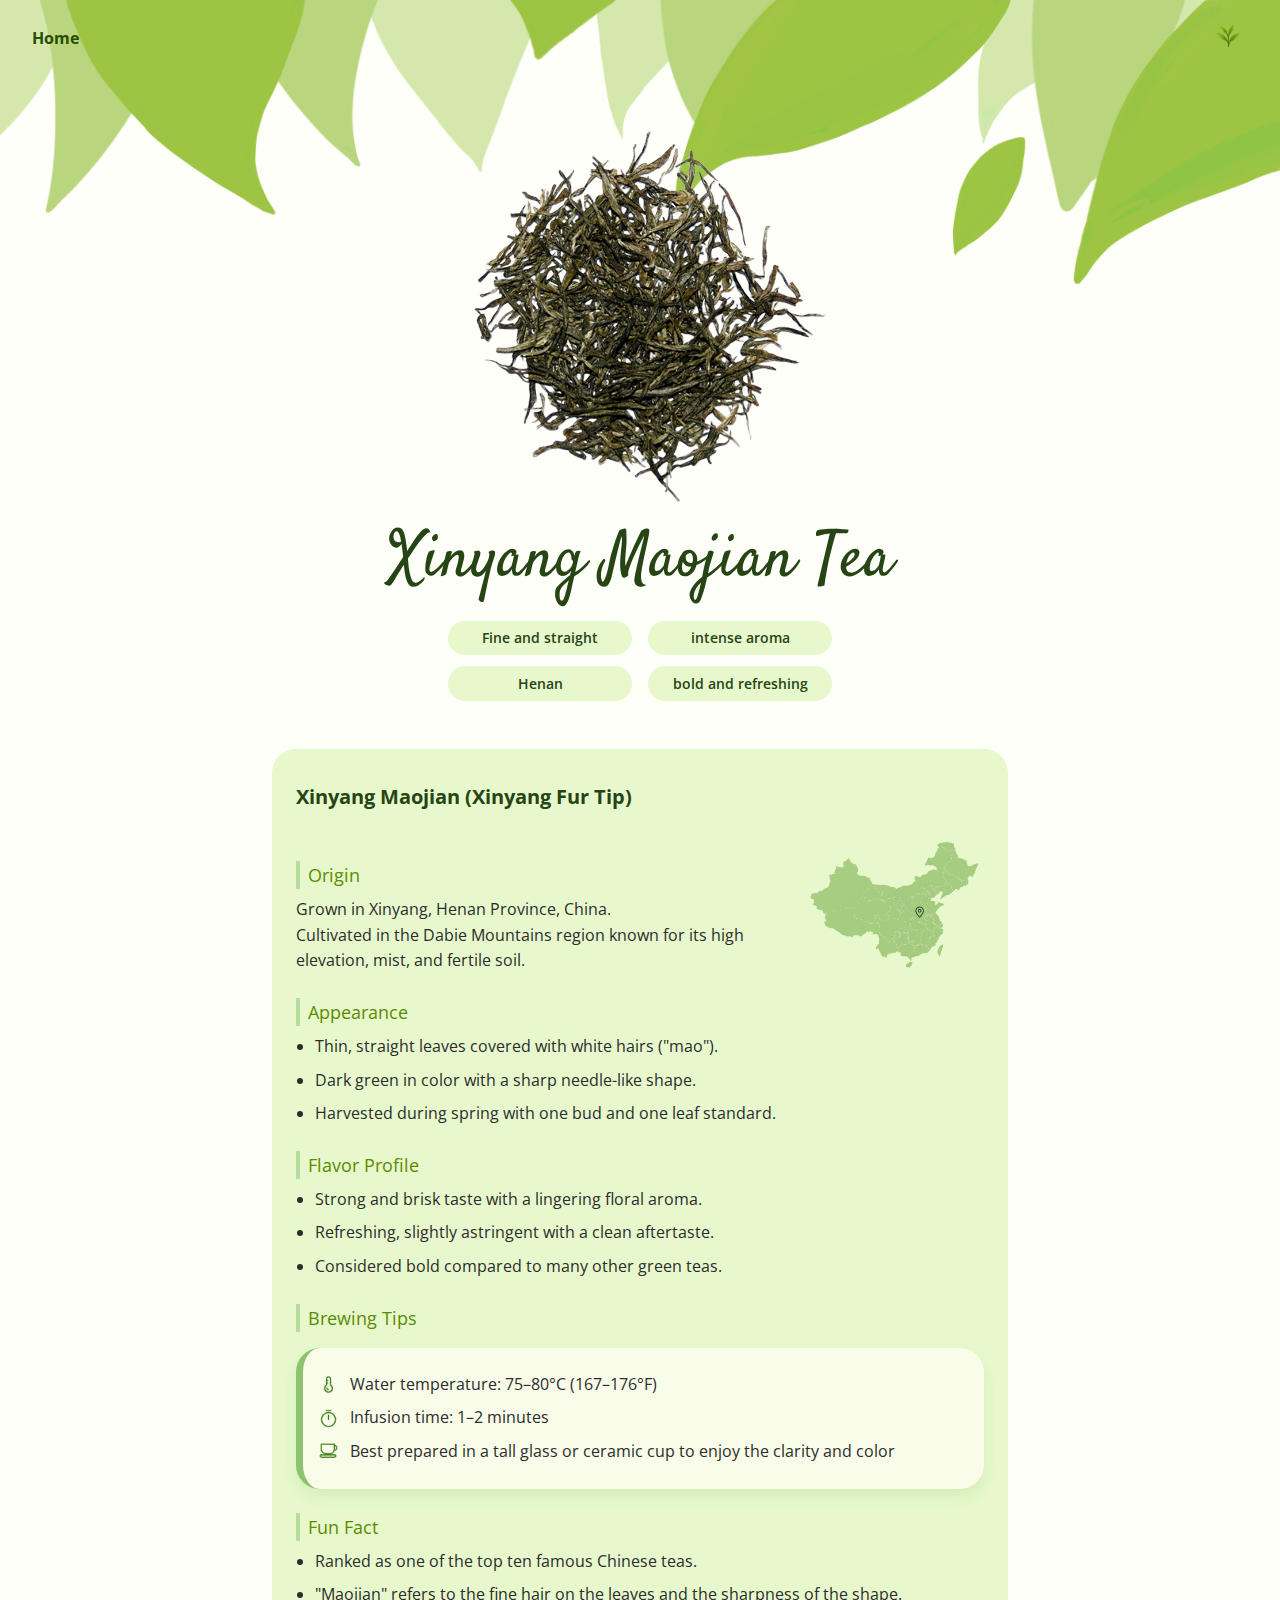
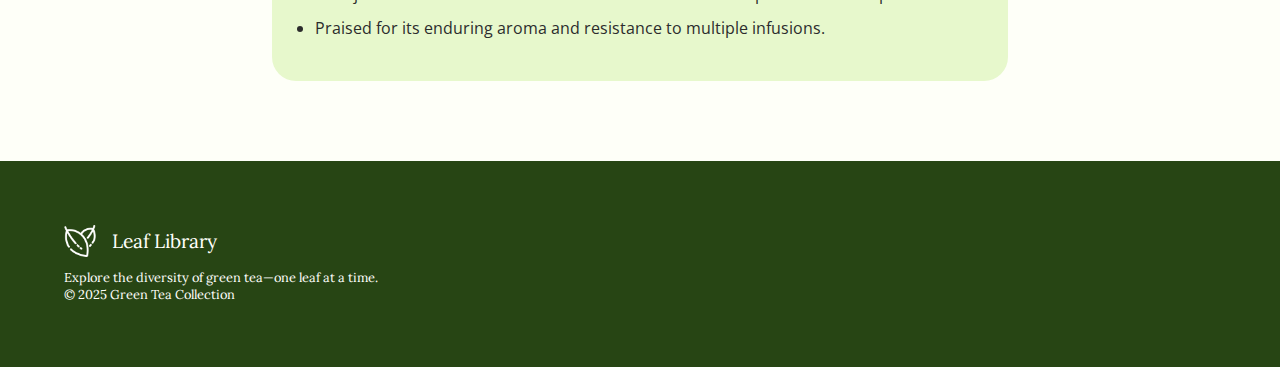
<file: xinyangmaojian.html>
<!DOCTYPE html>
<html lang="en">
<head>
	<meta charset="utf-8">
	<meta content="initial-scale=1.0,width=device-width" name="viewport">
	<title>Xinyang Maojian Tea</title>

  <link href="https://fonts.googleapis.com/css2?family=Protest+Strike&display=swap" rel="stylesheet">
  <link href="https://fonts.googleapis.com/css2?family=Lora:wght@400;600&display=swap" rel="stylesheet">
	<link href="https://fonts.googleapis.com/css2?family=Open+Sans:wght@400;600;700&display=swap" rel="stylesheet">
  <link href="https://fonts.googleapis.com/css2?family=Satisfy&display=swap" rel="stylesheet">

	<link href="css/reset.css" rel="stylesheet" type="text/css">
	<link href="css/styles_detail.css" rel="stylesheet" type="text/css">
	<script src="js/scripts.js"></script>
  <link rel="icon" type="image/png" href="/favicon/favicon-96x96.png" sizes="96x96" />
    <link rel="icon" type="image/svg+xml" href="/favicon/favicon.svg" />
    <link rel="shortcut icon" href="/favicon/favicon.ico" />
    <link rel="apple-touch-icon" sizes="180x180" href="/favicon/apple-touch-icon.png" />
    <link rel="manifest" href="/favicon/site.webmanifest" />
</head>

<body>
  <header class="site-header">
    <div class="header-top">
      <a href="landing.html" class="home-link">Home</a>
      <button class="mode-btn js-mode" aria-label="Toggle theme">
        <img id="theme-icon" src="images/light.png" alt="Toggle theme icon" />
      </button>
    </div>
  </header>

  <main class="tea-detail-content">
    <section class="tea-hero">
      <img src="images/Xinyang Maojian.png" alt="Xinyang Maojian" class="tea-hero-img" />
      <div class="tea-info">
        <h1 class="tea-name">Xinyang Maojian Tea</h1>
        <div class="tea-tags">
          <span class="tag">Fine and straight</span>
          <span class="tag">intense aroma</span>
          <span class="tag">Henan</span>
          <span class="tag">bold and refreshing</span>
        </div>
      </div>
    </section>

    <section class="info-block">
      <h2>Xinyang Maojian (Xinyang Fur Tip)</h2>

      <section class="origin-section">
        <div class="origin-text">
          <h3>Origin</h3>
          <p>
            Grown in Xinyang, Henan Province, China.<br />
            Cultivated in the Dabie Mountains region known for its high elevation, mist, and fertile soil.
          </p>
        </div>
        <img src="images/henan.png" alt="Henan Map" class="origin-image" />
      </section>

      <h3>Appearance</h3>
      <ul>
        <li>Thin, straight leaves covered with white hairs ("mao").</li>
        <li>Dark green in color with a sharp needle-like shape.</li>
        <li>Harvested during spring with one bud and one leaf standard.</li>
      </ul>

      <h3>Flavor Profile</h3>
      <ul>
        <li>Strong and brisk taste with a lingering floral aroma.</li>
        <li>Refreshing, slightly astringent with a clean aftertaste.</li>
        <li>Considered bold compared to many other green teas.</li>
      </ul>

      <h3>Brewing Tips</h3>
      <div class="brewing-card">
        <ul class="brewing-list">
          <li>
            <img src="images/temperature.png" alt="Temperature icon" class="tip-icon" />
            Water temperature: 75–80°C (167–176°F)
          </li>
          <li>
            <img src="images/time.png" alt="Time icon" class="tip-icon" />
            Infusion time: 1–2 minutes
          </li>
          <li>
            <img src="images/vessel.png" alt="Teaware icon" class="tip-icon" />
            Best prepared in a tall glass or ceramic cup to enjoy the clarity and color
          </li>
        </ul>
      </div>

      <h3>Fun Fact</h3>
      <ul>
        <li>Ranked as one of the top ten famous Chinese teas.</li>
        <li>"Maojian" refers to the fine hair on the leaves and the sharpness of the shape.</li>
        <li>Praised for its enduring aroma and resistance to multiple infusions.</li>
      </ul>
    </section>
  </main>

  <footer class="site-footer">
    <div class="footer-header">
      <img src="images/leaffooter.png" alt="Leaf Footer Decoration" class="leaf-footer-img" />
      <h2 class="footer-title">Leaf Library</h2>
    </div>
    <p>Explore the diversity of green tea—one leaf at a time.</p>
    <p>© 2025 Green Tea Collection</p>
  </footer>
</body>

</html>
</file>
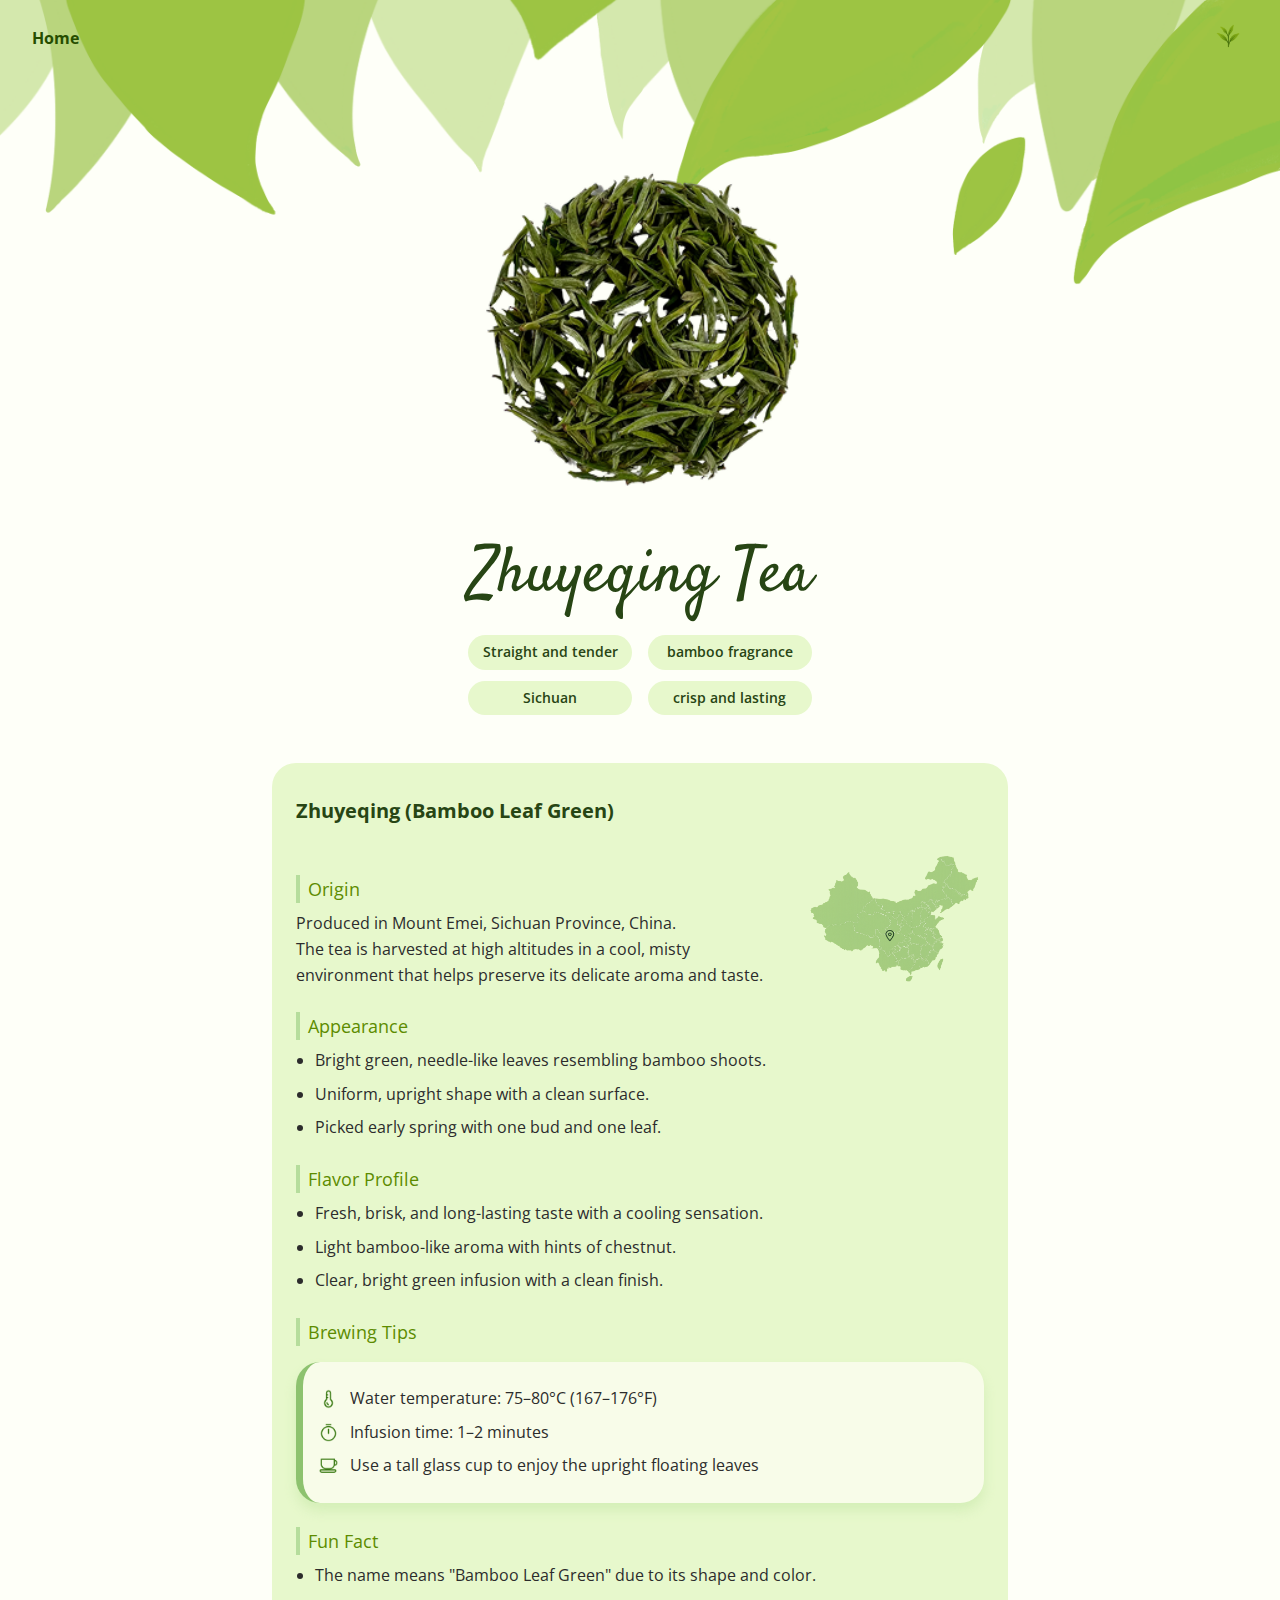
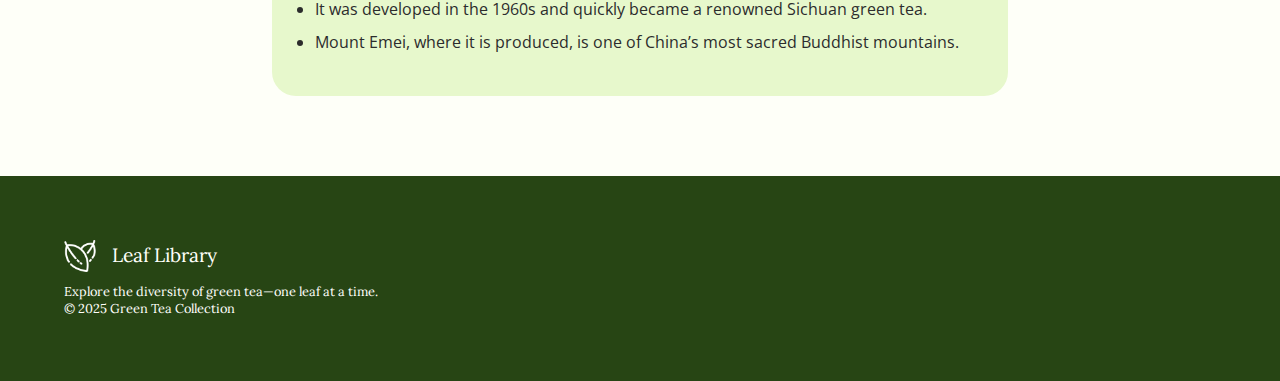
<file: zhuyeqing.html>
<!DOCTYPE html>
<html lang="en">
<head>
	<meta charset="utf-8">
	<meta content="initial-scale=1.0,width=device-width" name="viewport">
	<title>Zhuyeqing Tea</title>

  <link href="https://fonts.googleapis.com/css2?family=Protest+Strike&display=swap" rel="stylesheet">
  <link href="https://fonts.googleapis.com/css2?family=Lora:wght@400;600&display=swap" rel="stylesheet">
	<link href="https://fonts.googleapis.com/css2?family=Open+Sans:wght@400;600;700&display=swap" rel="stylesheet">
  <link href="https://fonts.googleapis.com/css2?family=Satisfy&display=swap" rel="stylesheet">

	<link href="css/reset.css" rel="stylesheet" type="text/css">
	<link href="css/styles_detail.css" rel="stylesheet" type="text/css">
	<script src="js/scripts.js"></script>
    <link rel="icon" type="image/png" href="/favicon/favicon-96x96.png" sizes="96x96" />
    <link rel="icon" type="image/svg+xml" href="/favicon/favicon.svg" />
    <link rel="shortcut icon" href="/favicon/favicon.ico" />
    <link rel="apple-touch-icon" sizes="180x180" href="/favicon/apple-touch-icon.png" />
    <link rel="manifest" href="/favicon/site.webmanifest" />
</head>

<body>
  <header class="site-header">
    <div class="header-top">
      <a href="landing.html" class="home-link">Home</a>
      <button class="mode-btn js-mode" aria-label="Toggle theme">
        <img id="theme-icon" src="images/light.png" alt="Toggle theme icon" />
      </button>
    </div>
  </header>

  <main class="tea-detail-content">
    <section class="tea-hero">
      <img src="images/Zhuyeqing.png" alt="Zhuyeqing Tea" class="tea-hero-img" />
      <div class="tea-info">
        <h1 class="tea-name">Zhuyeqing Tea</h1>
        <div class="tea-tags">
          <span class="tag">Straight and tender</span>
          <span class="tag">bamboo fragrance</span>
          <span class="tag">Sichuan</span>
          <span class="tag">crisp and lasting</span>
        </div>
      </div>
    </section>

    <section class="info-block">
      <h2>Zhuyeqing (Bamboo Leaf Green)</h2>

      <section class="origin-section">
        <div class="origin-text">
          <h3>Origin</h3>
          <p>
            Produced in Mount Emei, Sichuan Province, China.<br />
            The tea is harvested at high altitudes in a cool, misty environment that helps preserve its delicate aroma and taste.
          </p>
        </div>
        <img src="images/sichuan.png" alt="Sichuan Map" class="origin-image" />
      </section>

      <h3>Appearance</h3>
      <ul>
        <li>Bright green, needle-like leaves resembling bamboo shoots.</li>
        <li>Uniform, upright shape with a clean surface.</li>
        <li>Picked early spring with one bud and one leaf.</li>
      </ul>

      <h3>Flavor Profile</h3>
      <ul>
        <li>Fresh, brisk, and long-lasting taste with a cooling sensation.</li>
        <li>Light bamboo-like aroma with hints of chestnut.</li>
        <li>Clear, bright green infusion with a clean finish.</li>
      </ul>

      <h3>Brewing Tips</h3>
      <div class="brewing-card">
        <ul class="brewing-list">
          <li>
            <img src="images/temperature.png" alt="Temperature icon" class="tip-icon" />
            Water temperature: 75–80°C (167–176°F)
          </li>
          <li>
            <img src="images/time.png" alt="Time icon" class="tip-icon" />
            Infusion time: 1–2 minutes
          </li>
          <li>
            <img src="images/vessel.png" alt="Teaware icon" class="tip-icon" />
            Use a tall glass cup to enjoy the upright floating leaves
          </li>
        </ul>
      </div>

      <h3>Fun Fact</h3>
      <ul>
        <li>The name means "Bamboo Leaf Green" due to its shape and color.</li>
        <li>It was developed in the 1960s and quickly became a renowned Sichuan green tea.</li>
        <li>Mount Emei, where it is produced, is one of China’s most sacred Buddhist mountains.</li>
      </ul>
    </section>
  </main>

  <footer class="site-footer">
    <div class="footer-header">
      <img src="images/leaffooter.png" alt="Leaf Footer Decoration" class="leaf-footer-img" />
      <h2 class="footer-title">Leaf Library</h2>
    </div>
    <p>Explore the diversity of green tea—one leaf at a time.</p>
    <p>© 2025 Green Tea Collection</p>
  </footer>
</body>

</html>
</file>
<file: css/styles_home.css>
:root {
	--color-page-bg: #FEFFF8;
	--color-page-bg2: #FFFDFB;
	--color-text: #2c2c2c;
	--color-text-reversed: #fff;
	--color-highlight: #274514;
	--color-q: #4D892D;
	--color-footer:#FFFFFB;
	

	.dark-mode {
		--color-page-bg:#2F3C31;
		--color-page-bg2: #3A0E09;
		--color-text: #FFFFFB;
		--color-text-reversed: #000;
		--color-highlight:#bbd4aa;
		--color-q: #bbd4aa;
		--color-footer:#274514;
	}
}

body{
  background-color: var(--color-page-bg);
}

.mode-btn {
  background: none;
  border: none;
  cursor: pointer;
  padding: 0.5rem;
  transition: transform 0.3s ease;

  &:hover {
  transform: rotate(10deg);
  }
}

.mode-btn img {
width: 24px;   
height: 24px;  
}

.leaves-container {
  position: fixed;
  pointer-events: none;
  top: 0;
  left: 0;
  width: 100%;
  height: 100%;
  z-index: 5;
}

.falling-leaf {
  position: absolute;
  width: 40px;
  height: auto;
  animation: leaf-fall linear infinite;
}

@keyframes leaf-fall {
  0% {
    transform: translateY(0) rotate(0deg);
  }
  100% {
    transform: translateY(100vh) rotate(360deg);
  }
}


.tea-slider-wrapper {
  position: relative;
  width: 100%;
  height: 100vh; 
  overflow: hidden;
}


.tea-slider {
  display: flex;
  width: max-content;
  animation: scrollSlider 90s linear infinite;
  position: absolute;
  top: 0;
  left: 0;
  height: 100%;
}

.tea-slider img {
  height: 100%;
  width: auto;
  object-fit: cover;
  flex-shrink: 0;
}


.tea-overlay-content {
  position: relative;
  z-index: 2;
  text-align: center;
  padding: 3rem 1rem;
  color: #fff;
  max-width: 60rem;
  margin: 0 auto;
  top: 50%;
  transform: translateY(-50%);
  background: rgba(190, 206, 160, 0.4); 
  border-radius: 1rem;
}

.tea-main-title {
  font-size: 2.5rem;
  font-family: 'Protest Strike', sans-serif;
  margin-bottom: 1rem;
}

.tea-subtitle {
  font-size: 1.2rem;
  margin-bottom: 1.5rem;
}

.tea-btn {
  padding: 0.8rem 1.5rem;
  background-color: #e7f8cc;
  color: #305600;
  font-weight: 600;
  text-decoration: none;
  border-radius: 999px;
  transition: background-color 0.3s ease;
}

.tea-btn:hover {
  background-color: #d0f0b4;
}

@keyframes scrollSlider {
  0% {
    transform: translateX(0);
  }
  100% {
    transform: translateX(-50%);
  }
}

 
  @keyframes slideLeft {
    0% {
      transform: translateX(0);
    }
    100% {
      transform: translateX(-50%);
    }
  }


.tea-overlay-content {
  position: absolute;
  top: 50%;
  left: 50%;
  transform: translate(-50%, -50%);
  color: #fff;
  text-align: center;
  padding: 2rem;
  
  border-radius: 1rem;
}

.tea-main-title {
  font-size: 1.7rem;
  font-family: 'Protest Strike', sans-serif;
  margin-bottom: 1rem;

  @media screen and (min-width: 600px) and (max-width: 749px) {
		font-size: 2.2rem;
	  }
	

	@media screen and (min-width: 750px) {
		font-size: 2.5rem;	
	}
}

.tea-subtitle {
  font-size: 0.8rem;
  margin-bottom: 1.5rem;
  max-width: 40rem;
  margin-left: auto;
  margin-right: auto;
  font-family: 'lora', serif;

  @media screen and (min-width: 600px) and (max-width: 749px) {
		font-size: 1rem;
	  }
	

	@media screen and (min-width: 750px) {
		font-size: 1.2rem;	
	}
}

.tea-btn {
  padding: 0.8rem 1.5rem;
  background-color: #e7f8cc;
  color: #305600;
  font-weight: 600;
  text-decoration: none;
  border-radius: 999px;
  transition: background-color 0.3s ease;
  font-family: 'lora', serif;
  font-size: 0.8rem;
  display: inline-block;
  text-align: center;
  white-space: nowrap;
  margin-left: 0.2rem;
  margin-right: 0.2rem;

  @media screen and (min-width: 600px) and (max-width: 749px) {
		font-size: 1rem;
	  }
	

	@media screen and (min-width: 750px) {
		font-size: 1.2rem;	
	}
}

.tea-btn:hover {
  background-color: #d0f0b4;
}
</file>
<file: css/styles_detail.css>
:root {
	--color-page-bg: #FEFFF8;
	--color-page-bg2: #E7F8CC;
	--color-text: #2c2c2c;
	--color-text-reversed: #fff;
	--color-highlight: #274514;
	--color-q: #5d8c00;
	--color-footer:#FFFFFB;
	--color-left:#8dc26f;
	--color-box:#f8fce9;
	

	.dark-mode {
		--color-page-bg:#2F3C31;
		--color-page-bg2: #2F4F2F;
		--color-text: #FFFFFB;
		--color-text-reversed: #000;
		--color-highlight:#bbd4aa;
		--color-q: #bbd4aa;
		--color-footer:#274514;
		--color-left:#2f4f3f;
		--color-box:#2b3a25;
	}
}

body {
    font-family: 'Open Sans', sans-serif;
    background-color: var(--color-page-bg);
    color: var(--color-highlight);
   
    background-image: url('../images/bg1.png');
  background-size: cover;
  background-repeat: no-repeat;
  background-attachment: fixed; 
  background-position: top center;
}

.site-header {
	padding: 1rem 2rem;
	display: flex;
	justify-content: space-between;
	align-items: center;
}
  
.header-top {
	display: flex;
	justify-content: space-between;
	width: 100%;
	align-items: center;
}


.home-link {
	font-weight: bold;
	text-decoration: none;
	color: #264d00;
	font-size: 1rem;
}
  
.nav_landing{
    font-family: ’Protest Strike’, sans-serif;
    a{
        text-decoration: none;
        font-weight: bold;
        font-size: 1.1rem;
        color: #223322;
        
    }
}


.mode-btn {
    background: none;
	border: none;
	cursor: pointer;
	padding: 0.5rem;
	transition: transform 0.3s ease;

	&:hover {
		transform: rotate(10deg);
	}
}

.mode-btn img {
	width: 24px;   
	height: 24px;  
	
}

.tea-hero {
	display: flex;
	flex-direction: row; 
	align-items: center;
	justify-content: center;
	max-width: 60rem;
	margin: 0 auto;
	padding-top: 1rem; 
	padding-bottom: 2rem;
	text-align: left; 
	flex-direction: column;
	text-align: center;
	
}


.tea-hero-img {
	width: 100%;
	max-width: 400px;
	height: auto;
	flex-shrink: 0;
	margin: 0 auto 0.1rem;
	display: block;
  }
  


.tea-detail-content {
	max-width: 800px;
	margin: 0 auto;
	padding: 2rem 1rem;
	font-family: 'Open Sans', sans-serif;
	color: #2e2e2e;
	line-height: 1.6;
}
  
 
  
 
  
.tea-name {
	font-family: 'Satisfy', cursive;
	font-size: 2.4rem;
	color: var(--color-highlight);
	
	margin-bottom: 0.5rem;
	text-align: center;


	@media screen and (min-width: 600px) and (max-width: 749px) {
		font-size: 3rem;
	  }
	

	 @media screen and (min-width: 750px) {
		font-size: 4rem;	
	  }
}
  
.tea-tags {
	display: grid;
	grid-template-columns: repeat(2, 1fr);
	gap: 0.7rem 1rem;
	justify-content: center;
	margin-top: 0.5rem;
	margin-bottom: 1rem;
	max-width: 24rem; 
	margin-left: auto;
	margin-right: auto;
}
  
.tag {
	background-color: var(--color-page-bg2);
	color: var(--color-highlight);
	padding: 0.4rem 0.9rem;
	border-radius: 999px;
	font-size: 0.85rem;
	font-weight: 600;
	text-align: center;

	@media screen and (max-width: 600px) {
		font-size: 0.75rem;
		padding: 0.3rem 0.7rem;
	}
}
  
.origin-section {
	display: flex;
	align-items: center; 
	gap: 2rem;
	flex-wrap: wrap;
}
  
.origin-text {
	flex: 1 1 300px;
}
  
.origin-image {
	width: 180px;
	max-width: 100%;
	height: auto;
	border-radius: 0.5rem;

	@media screen and (max-width: 600px) {
		margin: 0 auto;
        display: block;
  }
}
  
  
.info-block {
	background-color: var(--color-page-bg2);
	padding: 2rem 1.5rem;
	border-radius: 1.5rem;
    margin-bottom: 3rem;
	margin-left: 1rem;
	margin-right: 1rem;
	color: var(--color-text);

	h2 {
		font-size: 1rem;
		color: var(--color-highlight);
		font-weight: bold;
		margin-bottom: 1.5rem;
		@media screen and (min-width: 600px) and (max-width: 749px) {
			font-size: 1.1rem;
		}
		
		@media screen and (min-width: 750px) {
			font-size: 1.25rem;	
		}
	}

	h3 {
		font-size: 0.9rem;
		margin-top: 1.5rem;
		color: var(--color-q);
		border-left: 4px solid #b6dd9c;
		padding-left: 0.5rem;
		@media screen and (min-width: 600px) and (max-width: 749px) {
			font-size: 1rem;
		}
		
		@media screen and (min-width: 750px) {
			font-size: 1.1rem;	
		}
	}
	
	p {
		margin-top: 0.5rem;
		font-size: 0.8rem;
		

	   @media screen and (min-width: 600px) and (max-width: 749px) {
		font-size: 1rem;
	  }
	

	 @media screen and (min-width: 750px) {
		font-size: 1rem;	
	  }
	}

	ul {
		padding-left: 1.2rem;
		margin-top: 0.5rem;
		font-size: 0.8rem;

		@media screen and (min-width: 600px) and (max-width: 749px) {
		 font-size: 1rem;
	   }
	 
 
	  @media screen and (min-width: 750px) {
		 font-size: 1rem;	
	   }
	}

	ul li {
		list-style-type: disc; 
		margin-bottom: 0.5rem;
	}
}


.brewing-list {
	list-style: none;
	padding: 0;
	margin: 0;
	padding-left: 0rem !important;
	li {
		display: flex;
		align-items: center;
		margin-bottom: 1rem;
		line-height: 1.6;
	}
	
}

.leaves-container {
	position: fixed;
	top: 0;
	left: 0;
	width: 100%;
	height: 100%;
	pointer-events: none;
	z-index: 999;
  }
  
  .falling-leaf {
	position: absolute;
	width: 30px;
	animation-name: fall;
	animation-timing-function: linear;
	animation-iteration-count: 1;
  }
  
  @keyframes fall {
	0% {
	  transform: translateY(-10vh) rotate(0deg);
	}
	100% {
	  transform: translateY(100vh) rotate(360deg);
	}
  }
  

  
.brewing-card {
	margin-top: 1rem;
	background-color: var(--color-box);
	border-radius: 1.5rem;
	padding: 1rem;
	box-shadow: 0 8px 12px rgba(173, 218, 139, 0.3);
	border-left: 7px solid var(--color-left);
	transition: transform 0.4s ease, box-shadow 0.4s ease;
	position: relative;
	overflow: hidden;
	
}
  
.brewing-card:hover {
	transform: translateY(4px);
	box-shadow: 0 16px 24px rgba(173, 218, 139, 0.35);
}
  
  
  
.tip-icon {
	width: 1.2rem;
	height: 1.2rem;
	margin-right: 0.75rem;
	flex-shrink: 0;
}
  


.site-footer {
	background-color: var(--color-highlight);
	color: var(--color-footer);
	padding: 4rem 4rem;
    font-family: 'lora', serif;
	
	p{
		font-size: 0.5rem;
		
	}

	@media screen and (min-width: 600px) and (max-width: 749px) {
		p{
			font-size: 0.7em;
		}
		
	}

	@media screen and (min-width: 750px) {
		p{
			font-size: 0.8rem;	
		}

	}
}

.footer-header {
	display: flex;
	align-items: center;
	gap: 1rem; 
}

.leaf-footer-img {
	display: block;
	max-width: 2rem;
	padding-bottom: 0.7rem;
}

.footer-title{
	font-size: 1.2rem;
	margin-bottom: 0.8rem;
}
</file>
<file: css/styles.css>
/* Your styles here... */
body {
    font-family: Arial, sans-serif;
    margin: 0;
}
header {
    background: #005AAA;
    color: #fff;
    padding: 10px 20px;
    display: flex;
    justify-content: space-between; /* 左右分散 */
    align-items: center;
}
header h1 {
    margin: 0;
    font-size: 24px;
    @media (max-width: 768px) {
        font-size: 20px; /* 在小屏幕上减小标题字体大小 */
    }
}

/* 导航栏 */
nav {
    margin-top: 10px;
}
nav ul {
    list-style: none;
    margin: 0;
    padding: 0;
    display: flex;
    gap: 15px;
    transition: max-height 0.5s ease, opacity 0.5s ease;
}

nav a {
    color: #fff;
    text-decoration: none;
    padding: 10px;
    display: block;
}

/* 汉堡菜单按钮 - 默认隐藏 */
.menu-toggle {
    display: none;
    background: none;
    border: 2px solid #fff;
    color: #fff;
    font-size: 20px;
    padding: 5px 10px;
    cursor: pointer;
    margin-left: auto;
    margin-right: 0;

}

/* 手机端样式 */
/* 手机端样式 */
@media (max-width: 768px) {
    header {
        position: relative; /* 作为定位父级 */
    }

    nav {
        position: relative; /* 让ul相对header定位 */
        margin-top: 0;
    }

    nav ul {
        flex-direction: column;
        background: #005AAA;
        margin: 0;
        padding: 0;
        display: none; /* 默认隐藏 */
        position: absolute; /* 绝对定位 */
        top: 100%;   /* 紧贴在 header 下方 */
        right: 0;    /* 靠右对齐 */
        width: 200px; /* 可以自己调宽度 */
        box-shadow: 0 4px 6px rgba(0,0,0,0.2);
        border-radius: 0 0 6px 6px;
        z-index: 1000;
    }

    nav ul.show {
        display: flex;
    }

    nav li {
        margin: 0;
    }

    nav a {
        display: block;
        padding: 12px;
        border-bottom: 1px solid rgba(255,255,255,0.2);
        color: #fff;
        text-align: center;
    }

    nav a:hover {
        background: #003E7E;
    }

    .menu-toggle {
        display: block;
        background: none;
        border: 2px solid #fff;
        color: #fff;
        font-size: 20px;
        padding: 5px 10px;
        cursor: pointer;
        margin-left: auto; /* 确保按钮靠右 */
    }
}


.begin {
    background-image: url("../images/homepage1.png");

    background-size: cover;     /* 覆盖整个区域 */
    background-position: center; /* 居中 */
    height: 300px;              /* 高度你可以自己改 */
    display: flex;
    justify-content: flex-start;
    align-items: flex-end;
    padding: 20px; /* 给左下角留一点内边距 */
    text-align: left;
 
    color: white;               /* 文字颜色 */
    text-shadow: 2px 2px 4px rgba(0,0,0,0.6); /* 提升可读性 */

    h2 {
        font-size: 3rem;
        margin: 0;
        font-family: 'Noto Serif SC', serif;
        @media (max-width: 768px) {
            font-size: 2rem; /* 在小屏幕上减小字体大小 */
        }
    }
}


footer {
    background-color: #005AAA;
    color: white;
    text-align: right;
    padding: 20px;
    p {
        margin: 8px 0;
        font-size: 10px;
    }

    p:first-child {
        font-weight: bold;
        font-size: 12px;
    }
    
}

/* 统一内容容器（如果你已定义 .container 可跳过） */
.container{
  max-width:1100px;
  margin:0 auto;
  padding:0 20px;
}



/* 响应式 */
@media (max-width:768px){
  .cta-pills{ padding:28px 0; }
  .pill{ font-size:13px; }
}


.hero{background:#005AAA;color:#fff;padding:60px 20px;text-align:center;}
.hero h1{margin:0 0 10px;font-size:28px}
.hero p{margin:0 0 20px;opacity:.9}
.hero__cta .btn{margin:0 6px}
.btn{display:inline-block;padding:10px 16px;border-radius:10px;text-decoration:none}
.btn--primary{background:#fff;color:#005AAA;font-weight:700}
.btn--ghost{border:2px solid #fff;color:#fff}

.features{display:grid;gap:12px;grid-template-columns:repeat(4,1fr);padding:24px 20px;background:#f6f9ff}
.features .card{background:#fff;border:1px solid #e6eef7;border-radius:12px;padding:16px;font-weight:700}
.features .card small{display:block;font-weight:400;opacity:.75;margin-top:6px}

.services{display:grid;gap:16px;grid-template-columns:repeat(3,1fr);padding:24px 20px}
.svc{background:#fff;border:1px solid #e6eef7;border-radius:12px;padding:16px}
.svc h3{margin:0 0 8px}
.svc a{color:#005AAA;text-decoration:none}

.badges{display:flex;gap:10px;flex-wrap:wrap;padding:12px 20px;background:#eef6ff}
.badge{border:1px dashed #86b7ff;border-radius:999px;padding:6px 10px;font-size:12px;color:#005AAA;background:#fff}

.clients{padding:24px 20px;background:#f8fbff}
.logo-grid{display:grid;gap:12px;grid-template-columns:repeat(6,1fr)}
.logo{background:#fff;border:1px solid #e6eef7;border-radius:12px;padding:20px;text-align:center;color:#4a6ea9}

.contact{padding:32px 20px;text-align:center;background:#005AAA;color:#fff}
@media (max-width:900px){
  .features{grid-template-columns:repeat(2,1fr)}
  .services{grid-template-columns:1fr}
  .logo-grid{grid-template-columns:repeat(3,1fr)}
}
</file>
